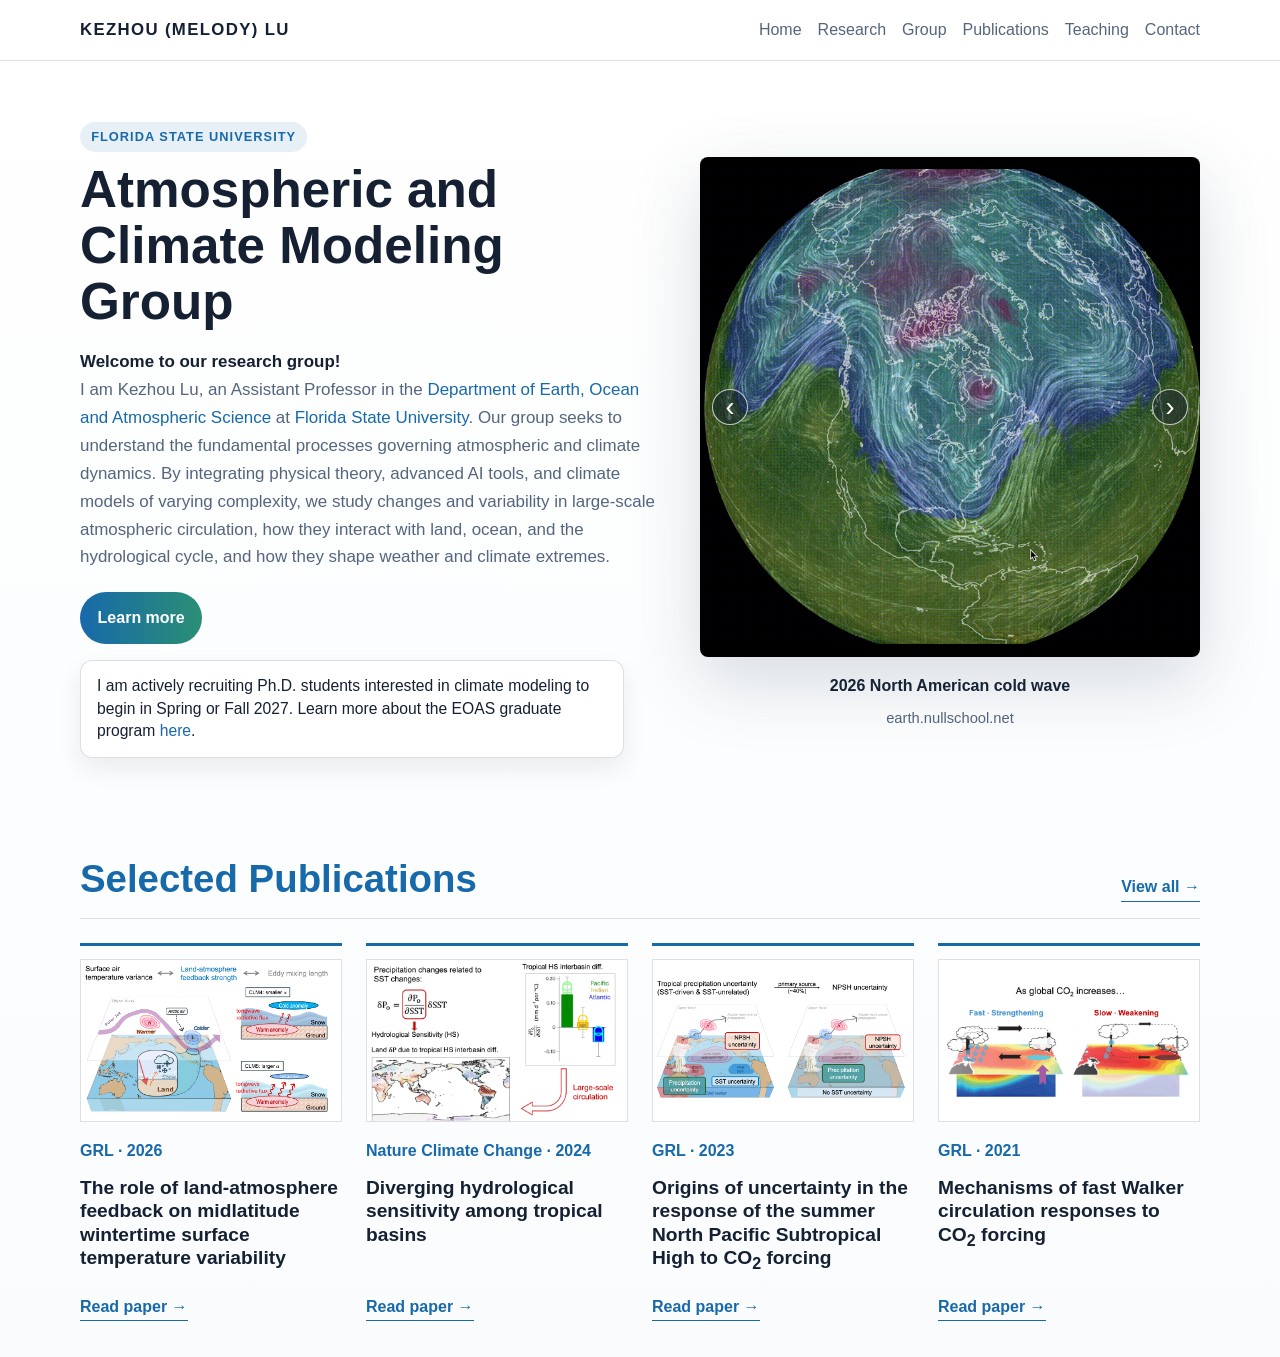
<file: index.html>
<!DOCTYPE html>
<html lang="en">
  <head>
    <meta charset="UTF-8" />
    <meta name="viewport" content="width=device-width, initial-scale=1.0" />
    <meta http-equiv="refresh" content="0; url=home/" />
    <title>Kezhou Lu</title>
    <link rel="canonical" href="home/" />
  </head>
  <body>
    <p><a href="home/">Go to Kezhou Lu website</a></p>
  </body>
</html>
</file>
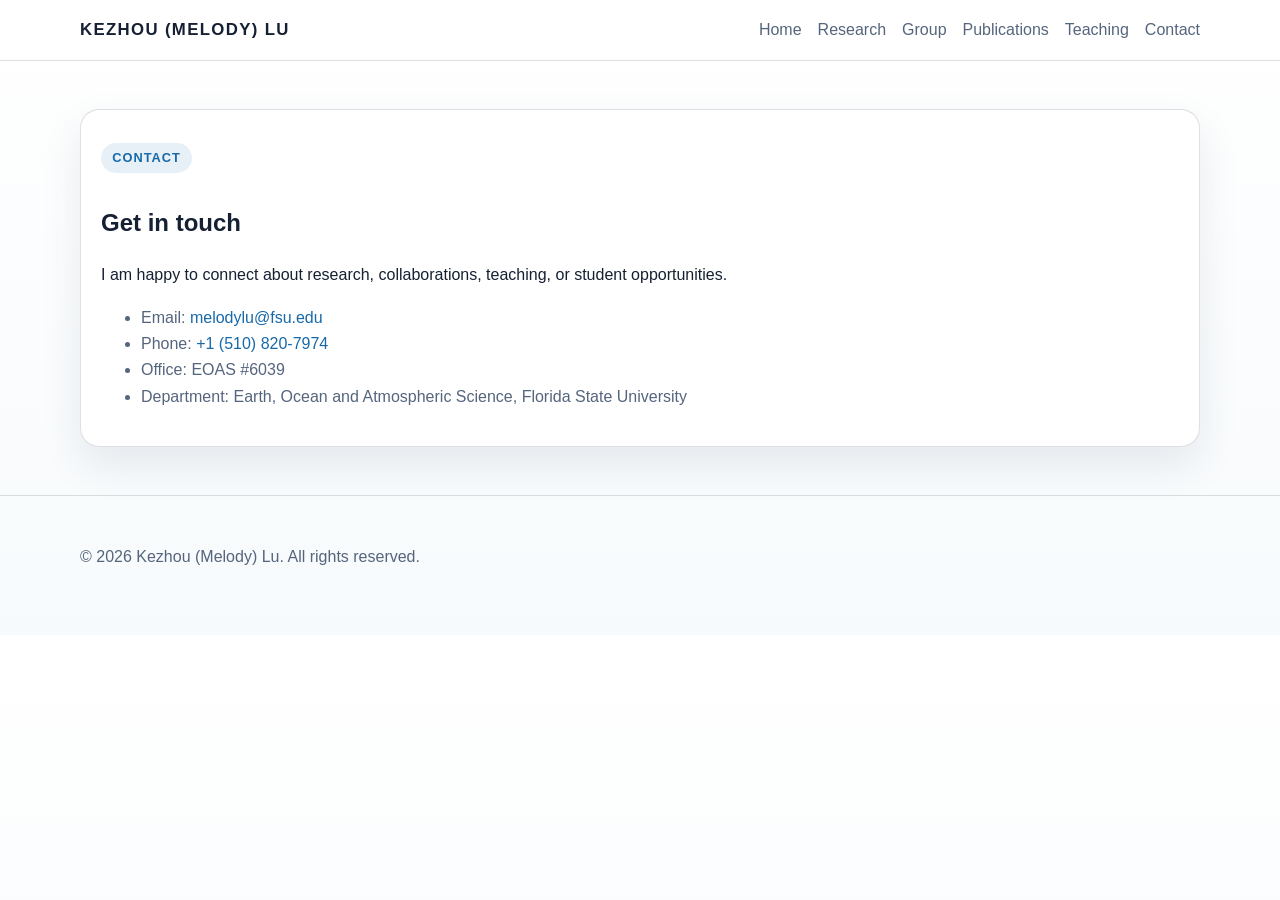
<file: contact/index.html>
<!DOCTYPE html>
<html lang="en">
  <head>
    <meta charset="UTF-8" />
    <meta name="viewport" content="width=device-width, initial-scale=1.0" />
    <meta name="description" content="Contact information for Kezhou (Melody) Lu." />
    <title>Contact | Kezhou Lu</title>
    <link rel="icon" type="image/png" href="../home/figures/Icon.png?v=20260808" />
    <link rel="stylesheet" href="../styles.css" />
  </head>
  <body>
    <header class="site-header">
      <div class="container nav">
        <a class="brand" href="../home/">Kezhou (Melody) Lu</a>
        <nav class="nav-links">
          <a href="../home/">Home</a>
          <a href="../research/">Research</a>
          <a href="../group/">Group</a>
          <a href="../publications/">Publications</a>
          <a href="../teaching/">Teaching</a>
          <a href="../contact/">Contact</a>
        </nav>
      </div>
    </header>

    <main class="page-content">
      <section class="section">
        <div class="container contact-card">
          <p class="section-tag">Contact</p>
          <h2>Get in touch</h2>
          <p>
            I am happy to connect about research, collaborations, teaching, or student opportunities.
          </p>
          <ul>
            <li>Email: <a href="mailto:melodylu@fsu.edu">melodylu@fsu.edu</a></li>
            <li>Phone: <a href="tel:+15108207974">+1 (510) 820-7974</a></li>
            <li>Office: EOAS #6039</li>
            <li>Department: Earth, Ocean and Atmospheric Science, Florida State University</li>
          </ul>
        </div>
      </section>
    </main>

    <footer class="site-footer">
      <div class="container">
        <p>© 2026 Kezhou (Melody) Lu. All rights reserved.</p>
      </div>
    </footer>
  </body>
</html>
</file>
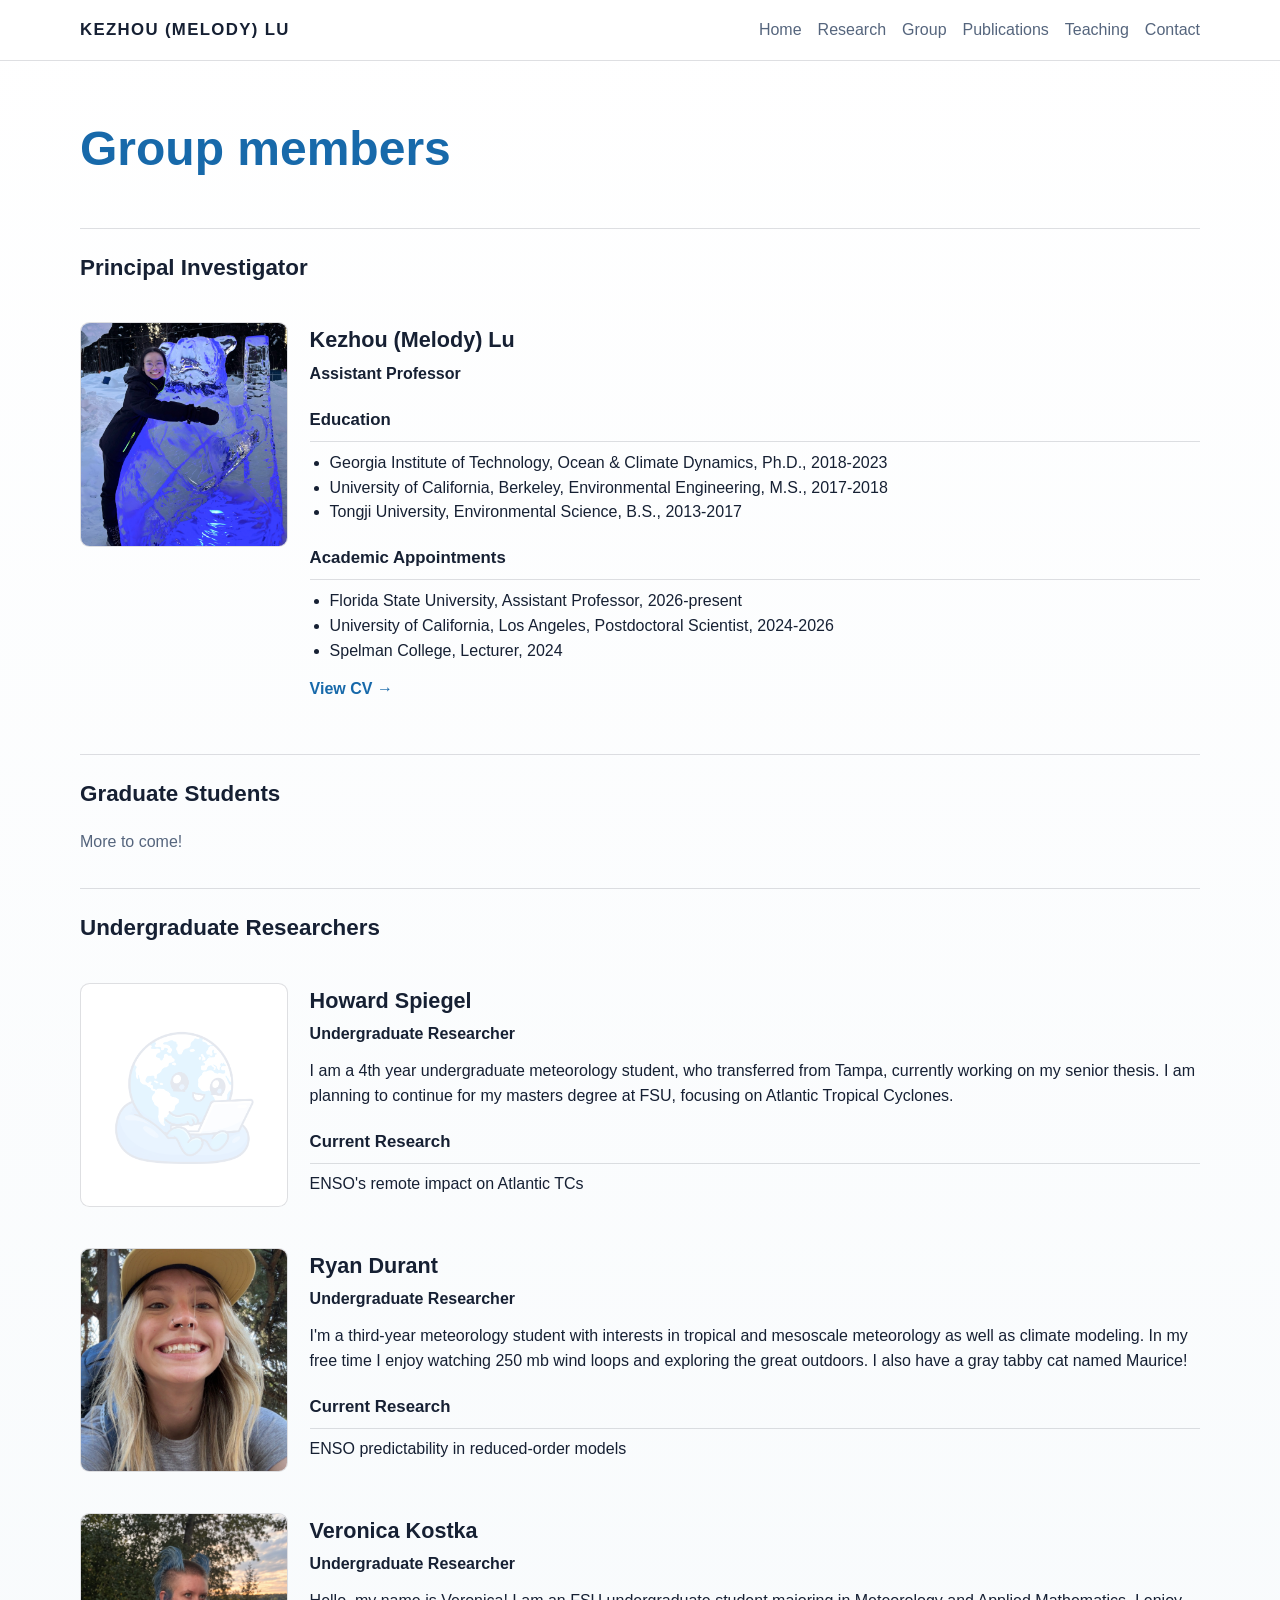
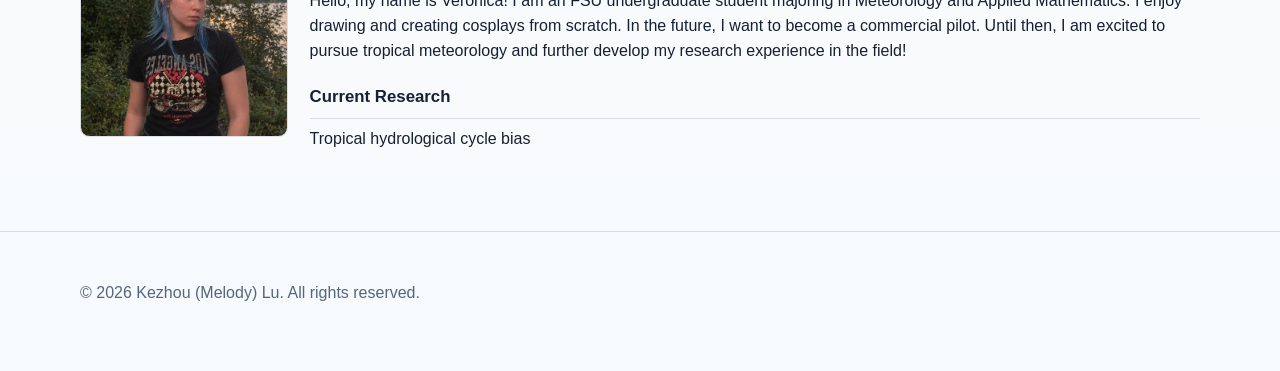
<file: group/index.html>
<!DOCTYPE html>
<html lang="en">
  <head>
    <meta charset="UTF-8" />
    <meta name="viewport" content="width=device-width, initial-scale=1.0" />
    <meta name="description" content="Group members and research vision for Kezhou (Melody) Lu's Atmospheric and Climate Modeling Group." />
    <title>Group | Kezhou Lu</title>
    <link rel="icon" type="image/png" href="../home/figures/Icon.png?v=20260808" />
    <link rel="stylesheet" href="../styles.css?v=20261003-earth90" />
  </head>
  <body>
    <header class="site-header">
      <div class="container nav">
        <a class="brand" href="../home/">Kezhou (Melody) Lu</a>
        <nav class="nav-links">
          <a href="../home/">Home</a>
          <a href="../research/">Research</a>
          <a href="../group/">Group</a>
          <a href="../publications/">Publications</a>
          <a href="../teaching/">Teaching</a>
          <a href="../contact/">Contact</a>
        </nav>
      </div>
    </header>

    <main class="page-content">
      <section class="section group-page">
        <div class="container">
          <h2>Group members</h2>

          <section class="group-category">
            <h3>Principal Investigator</h3>
            <article class="person-profile">
              <div class="person-photo-frame">
                <img src="./figures/kezhou-lu.jpg" alt="Kezhou Lu" />
              </div>
              <div class="person-bio">
                <h4>Kezhou (Melody) Lu</h4>
                <p class="person-role">Assistant Professor</p>
                <div class="person-section">
                  <h5>Education</h5>
                  <ul>
                    <li>Georgia Institute of Technology, Ocean &amp; Climate Dynamics, Ph.D., 2018-2023</li>
                    <li>University of California, Berkeley, Environmental Engineering, M.S., 2017-2018</li>
                    <li>Tongji University, Environmental Science, B.S., 2013-2017</li>
                  </ul>
                </div>
                <div class="person-section">
                  <h5>Academic Appointments</h5>
                  <ul>
                    <li>Florida State University, Assistant Professor, 2026-present</li>
                    <li>University of California, Los Angeles, Postdoctoral Scientist, 2024-2026</li>
                    <li>Spelman College, Lecturer, 2024</li>
                  </ul>
                </div>
                <a class="profile-link" href="../KezhouLu_academic_CV_2026Aug.pdf" target="_blank" rel="noreferrer">View CV &rarr;</a>
              </div>
            </article>
          </section>

          <section class="group-category">
            <h3>Graduate Students</h3>
            <p class="group-placeholder">More to come!</p>
          </section>

          <section class="group-category" id="undergraduate-researchers">
            <h3>Undergraduate Researchers</h3>
            <article class="person-profile" id="howard-spiegel">
              <div class="person-photo-frame person-photo-placeholder">
                <img src="./figures/earth-system-placeholder.png" alt="Cartoon Earth using a laptop; placeholder for Howard Spiegel's photo" loading="lazy" />
              </div>
              <div class="person-bio">
                <h4>Howard Spiegel</h4>
                <p class="person-role">Undergraduate Researcher</p>
                <p>I am a 4th year undergraduate meteorology student, who transferred from Tampa, currently working on my senior thesis. I am planning to continue for my masters degree at FSU, focusing on Atlantic Tropical Cyclones.</p>
                <div class="person-section">
                  <h5>Current Research</h5>
                  <p>ENSO's remote impact on Atlantic TCs</p>
                </div>
              </div>
            </article>
            <article class="person-profile" id="ryan-durant">
              <div class="person-photo-frame student-photo-frame">
                <img class="ryan-portrait" src="./figures/ryan-durant.jpg" alt="Ryan Durant" loading="lazy" />
              </div>
              <div class="person-bio">
                <h4>Ryan Durant</h4>
                <p class="person-role">Undergraduate Researcher</p>
                <p>I'm a third-year meteorology student with interests in tropical and mesoscale meteorology as well as climate modeling. In my free time I enjoy watching 250 mb wind loops and exploring the great outdoors. I also have a gray tabby cat named Maurice!</p>
                <div class="person-section">
                  <h5>Current Research</h5>
                  <p>ENSO predictability in reduced-order models</p>
                </div>
              </div>
            </article>
            <article class="person-profile" id="veronica-kostka">
              <div class="person-photo-frame student-photo-frame">
                <img src="./figures/veronica-kostka.png" alt="Veronica Kostka" loading="lazy" />
              </div>
              <div class="person-bio">
                <h4>Veronica Kostka</h4>
                <p class="person-role">Undergraduate Researcher</p>
                <p>Hello, my name is Veronica! I am an FSU undergraduate student majoring in Meteorology and Applied Mathematics. I enjoy drawing and creating cosplays from scratch. In the future, I want to become a commercial pilot. Until then, I am excited to pursue tropical meteorology and further develop my research experience in the field!</p>
                <div class="person-section">
                  <h5>Current Research</h5>
                  <p>Tropical hydrological cycle bias</p>
                </div>
              </div>
            </article>
          </section>
        </div>
      </section>
    </main>

    <footer class="site-footer">
      <div class="container">
        <p>© 2026 Kezhou (Melody) Lu. All rights reserved.</p>
      </div>
    </footer>
  </body>
</html>
</file>
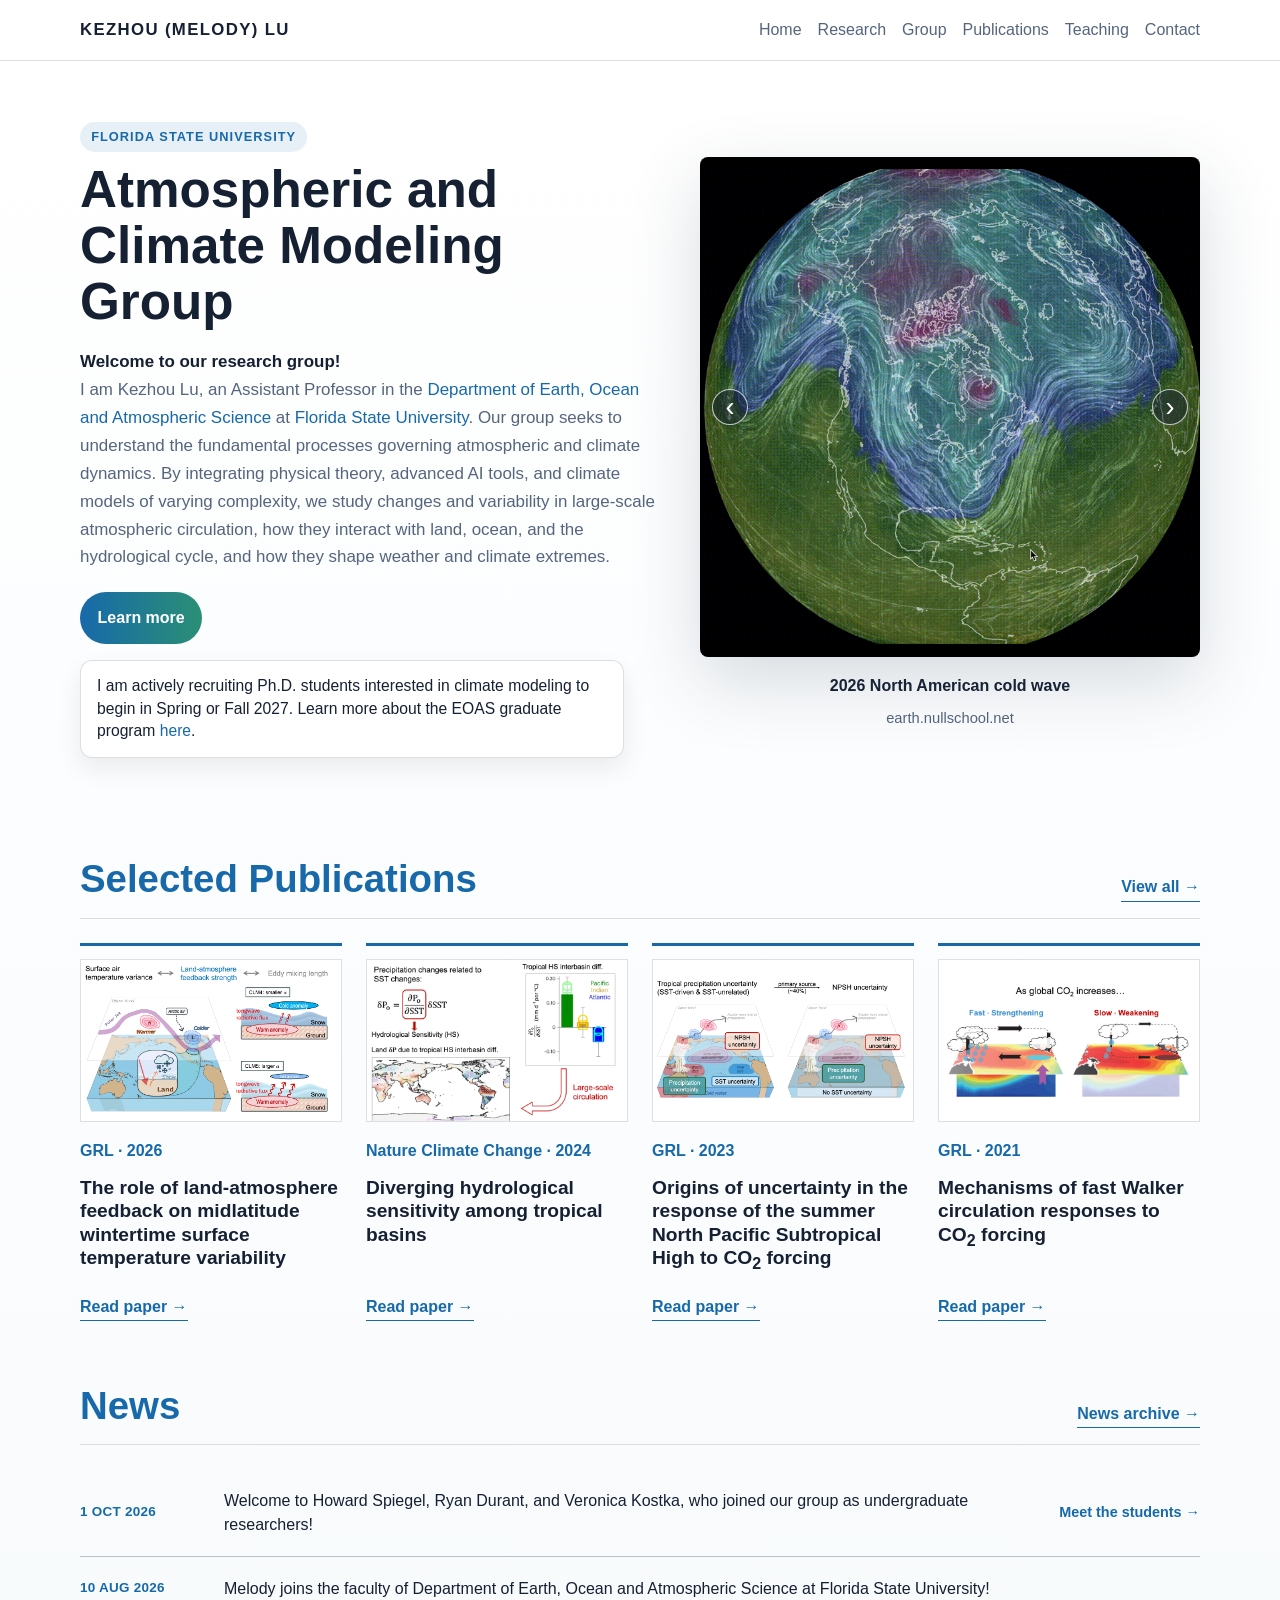
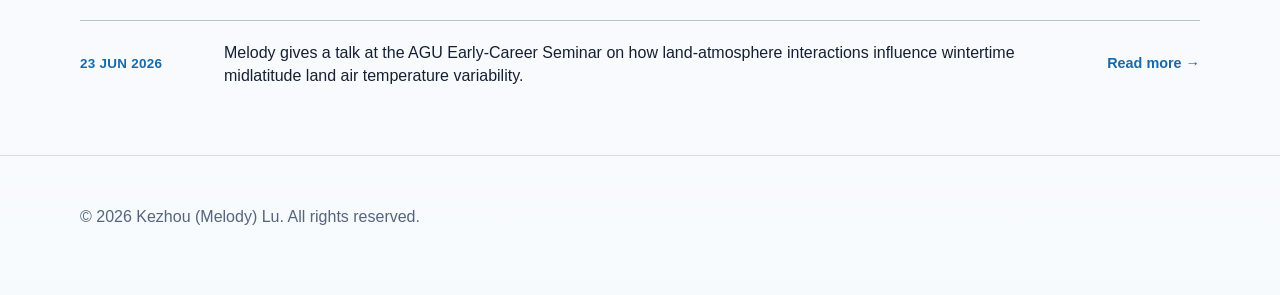
<file: home/index.html>
<!DOCTYPE html>
<html lang="en">
  <head>
    <meta charset="UTF-8" />
    <meta name="viewport" content="width=device-width, initial-scale=1.0" />
    <meta name="description" content="Kezhou (Melody) Lu, Assistant Professor at Florida State University and leader of the Atmospheric and Climate Modeling Group." />
    <title>Kezhou Lu</title>
    <link rel="icon" type="image/png" href="./figures/Icon.png?v=20260808" />
    <link rel="stylesheet" href="../styles.css?v=20261003-students" />
  </head>
  <body>
    <header class="site-header">
      <div class="container nav">
        <a class="brand" href="../home/">Kezhou (Melody) Lu</a>
        <nav class="nav-links">
          <a href="../home/">Home</a>
          <a href="../research/">Research</a>
          <a href="../group/">Group</a>
          <a href="../publications/">Publications</a>
          <a href="../teaching/">Teaching</a>
          <a href="../contact/">Contact</a>
        </nav>
      </div>
    </header>

    <main class="page-content">
      <section class="hero hero-home">
        <div class="container hero-grid">
          <div class="hero-copy">
            <p class="eyebrow">Florida State University</p>
            <h1>Atmospheric and Climate Modeling Group</h1>
            <p class="lead">
              <strong class="lead-welcome">Welcome to our research group!</strong>
              I am Kezhou Lu, an Assistant Professor in the <a href="https://www.eoas.fsu.edu/" target="_blank" rel="noreferrer">Department of Earth, Ocean and Atmospheric Science</a> at <a href="https://www.fsu.edu/" target="_blank" rel="noreferrer">Florida State University</a>. Our group seeks to understand the fundamental processes governing atmospheric and climate dynamics. By integrating physical theory, advanced AI tools, and climate models of varying complexity, we study changes and variability in large-scale atmospheric circulation, how they interact with land, ocean, and the hydrological cycle, and how they shape weather and climate extremes.
            </p>
            <div class="hero-actions">
              <a class="button primary" href="../research/">Learn more</a>
              <p class="recruitment-note">I am actively recruiting Ph.D. students interested in climate modeling to begin in Spring or Fall 2027. Learn more about the EOAS graduate program <a href="https://www.eoas.fsu.edu/grad-degrees/" target="_blank" rel="noreferrer">here</a>.</p>
            </div>
          </div>
          <figure class="hero-image">
            <div class="figure-gallery">
              <img class="home-gif" src="./figures/cold_snap.gif" alt="Cold snap animation" />
              <button class="gallery-control previous" type="button" aria-label="Previous figure">&lsaquo;</button>
              <button class="gallery-control next" type="button" aria-label="Next figure">&rsaquo;</button>
            </div>
            <figcaption class="figure-caption">
              <p class="figure-caption-title">2026 North American cold wave</p>
              <p class="figure-source">earth.nullschool.net</p>
            </figcaption>
          </figure>
        </div>
      </section>

      <section class="section selected-publications">
        <div class="container">
          <div class="section-heading">
            <h2>Selected Publications</h2>
            <a class="view-all-link" href="../publications/">View all &rarr;</a>
          </div>
          <div class="selected-publication-grid">
            <article class="selected-publication">
              <div class="publication-figure-frame">
                <img src="../publications/figures/GRL26_TempVar_v1.png" alt="Temperature variability figure for GRL 2026 publication" />
              </div>
              <p class="publication-meta">GRL &middot; 2026</p>
              <h3>The role of land-atmosphere feedback on midlatitude wintertime surface temperature variability</h3>
              <a class="publication-read-link" href="https://doi.org/10.1029/2025GL120713" target="_blank" rel="noreferrer">Read paper &rarr;</a>
            </article>
            <article class="selected-publication">
              <div class="publication-figure-frame">
                <img src="../publications/figures/NCC24.png" alt="Hydrological sensitivity figure for Nature Climate Change 2024 publication" />
              </div>
              <p class="publication-meta">Nature Climate Change &middot; 2024</p>
              <h3>Diverging hydrological sensitivity among tropical basins</h3>
              <a class="publication-read-link" href="https://doi.org/10.1038/s41558-024-01982-8" target="_blank" rel="noreferrer">Read paper &rarr;</a>
            </article>
            <article class="selected-publication">
              <div class="publication-figure-frame">
                <img src="../publications/figures/GRL23_NPSH.png" alt="North Pacific Subtropical High figure for GRL 2023 publication" />
              </div>
              <p class="publication-meta">GRL &middot; 2023</p>
              <h3>Origins of uncertainty in the response of the summer North Pacific Subtropical High to CO<sub>2</sub> forcing</h3>
              <a class="publication-read-link" href="https://doi.org/10.1029/2023GL105042" target="_blank" rel="noreferrer">Read paper &rarr;</a>
            </article>
            <article class="selected-publication">
              <div class="publication-figure-frame">
                <img src="../publications/figures/GRL21_Walker.png" alt="Walker circulation figure for GRL 2021 publication" />
              </div>
              <p class="publication-meta">GRL &middot; 2021</p>
              <h3>Mechanisms of fast Walker circulation responses to CO<sub>2</sub> forcing</h3>
              <a class="publication-read-link" href="https://doi.org/10.1029/2021GL095708" target="_blank" rel="noreferrer">Read paper &rarr;</a>
            </article>
          </div>
        </div>
      </section>

      <section class="section news-section home-news-section">
        <div class="container">
          <div class="section-heading">
            <h2>News</h2>
            <a class="view-all-link" href="../news/">News archive &rarr;</a>
          </div>
          <div class="news-list">
            <article class="news-item">
              <time datetime="2026-10-01">1 Oct 2026</time>
              <p>Welcome to Howard Spiegel, Ryan Durant, and Veronica Kostka, who joined our group as undergraduate researchers!</p>
              <a class="news-source-link" href="../group/#undergraduate-researchers">Meet the students &rarr;</a>
            </article>
            <article class="news-item">
              <time datetime="2026-08-10">10 Aug 2026</time>
              <p>Melody joins the faculty of Department of Earth, Ocean and Atmospheric Science at Florida State University!</p>
            </article>
            <article class="news-item">
              <time datetime="2026-06-23">23 Jun 2026</time>
              <p>Melody gives a talk at the AGU Early-Career Seminar on how land-atmosphere interactions influence wintertime midlatitude land air temperature variability.</p>
              <a class="news-source-link" href="https://www.agu.org/events/webinars/upcoming/2026-improving-surface-atmosphere-representation-climate-models-23june2026" target="_blank" rel="noreferrer">Read more &rarr;</a>
            </article>
          </div>
        </div>
      </section>
    </main>

    <footer class="site-footer">
      <div class="container">
        <p>© 2026 Kezhou (Melody) Lu. All rights reserved.</p>
      </div>
    </footer>

    <script>
      const homeFigures = [
        {
          src: './figures/cold_snap.gif',
          alt: 'Cold snap animation',
          title: '2026 North American cold wave',
          source: 'earth.nullschool.net',
        },
        {
          src: './figures/ET_westernUS_heatwave_20210622_1200.gif',
          alt: 'Western U.S. heatwave animation',
          title: '2021 Pacific Northwest heatwave',
          source: 'NOAA Climate.gov, URMA',
        },
        {
          src: './figures/nasa_temp_change-3.gif',
          alt: 'NASA temperature change animation',
          title: 'CMIP5 IPCC projections of temperature',
          source: 'NASA Center for Climate Simulation',
        },
        {
          src: './figures/ElNino_NOAA.gif',
          alt: 'El Nino sea surface temperature anomaly animation',
          title: 'A developing El Ni\u00f1o in 2026',
          source: 'NOAA Satellites',
        },
        {
          src: './figures/mission.png',
          alt: 'Atmospheric and Climate Modeling Group research vision',
          title: 'Vision for our research group',
          source: 'Designed with Inkscape',
          background: '#f8f7f4',
        },
      ];

      const figureGallery = document.querySelector('.figure-gallery');
      const figureImage = document.querySelector('.home-gif');
      const figureTitle = document.querySelector('.figure-caption-title');
      const figureSource = document.querySelector('.figure-source');
      const previousButton = document.querySelector('.gallery-control.previous');
      const nextButton = document.querySelector('.gallery-control.next');
      let activeFigure = 0;

      function showFigure(index) {
        activeFigure = (index + homeFigures.length) % homeFigures.length;
        const figure = homeFigures[activeFigure];

        figureImage.src = figure.src;
        figureImage.alt = figure.alt;
        figureTitle.textContent = figure.title;
        figureSource.textContent = figure.source;
        figureGallery.style.background = figure.background || '#000000';
      }

      if (homeFigures.length <= 1) {
        previousButton.hidden = true;
        nextButton.hidden = true;
      }

      previousButton.addEventListener('click', () => showFigure(activeFigure - 1));
      nextButton.addEventListener('click', () => showFigure(activeFigure + 1));
    </script>
  </body>
</html>
</file>
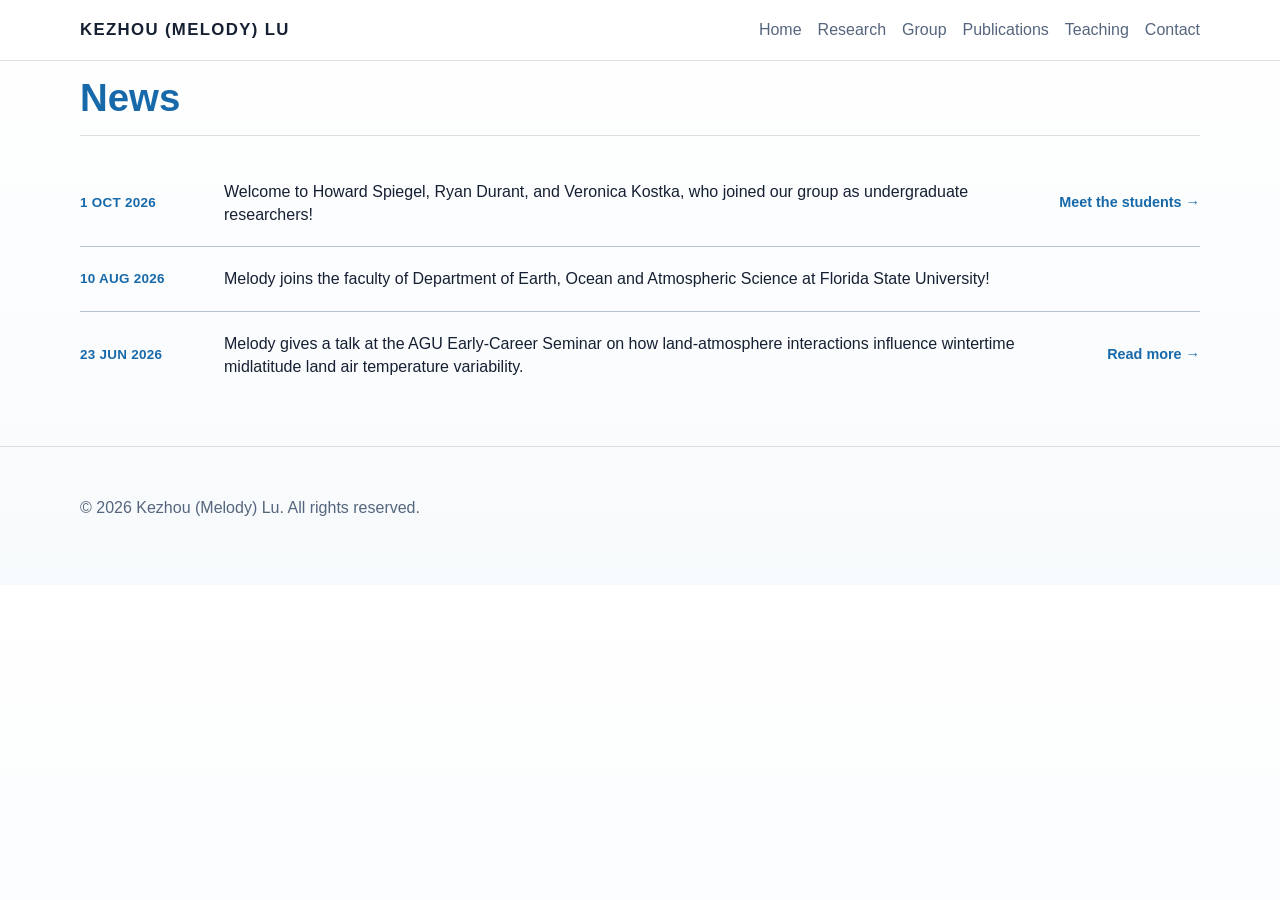
<file: news/index.html>
<!DOCTYPE html>
<html lang="en">
  <head>
    <meta charset="UTF-8" />
    <meta name="viewport" content="width=device-width, initial-scale=1.0" />
    <meta name="description" content="News from Kezhou Lu's Atmospheric and Climate Modeling Group." />
    <title>News | Kezhou Lu</title>
    <link rel="icon" type="image/png" href="../home/figures/Icon.png?v=20260808" />
    <link rel="stylesheet" href="../styles.css?v=20261003-students" />
  </head>
  <body>
    <header class="site-header">
      <div class="container nav">
        <a class="brand" href="../home/">Kezhou (Melody) Lu</a>
        <nav class="nav-links">
          <a href="../home/">Home</a>
          <a href="../research/">Research</a>
          <a href="../group/">Group</a>
          <a href="../publications/">Publications</a>
          <a href="../teaching/">Teaching</a>
          <a href="../contact/">Contact</a>
        </nav>
      </div>
    </header>

    <main class="page-content">
      <section class="section news-section">
        <div class="container">
          <div class="section-heading">
            <h2>News</h2>
          </div>
          <div class="news-list">
            <article class="news-item">
              <time datetime="2026-10-01">1 Oct 2026</time>
              <p>Welcome to Howard Spiegel, Ryan Durant, and Veronica Kostka, who joined our group as undergraduate researchers!</p>
              <a class="news-source-link" href="../group/#undergraduate-researchers">Meet the students &rarr;</a>
            </article>
            <article class="news-item">
              <time datetime="2026-08-10">10 Aug 2026</time>
              <p>Melody joins the faculty of Department of Earth, Ocean and Atmospheric Science at Florida State University!</p>
            </article>
            <article class="news-item">
              <time datetime="2026-06-23">23 Jun 2026</time>
              <p>Melody gives a talk at the AGU Early-Career Seminar on how land-atmosphere interactions influence wintertime midlatitude land air temperature variability.</p>
              <a class="news-source-link" href="https://www.agu.org/events/webinars/upcoming/2026-improving-surface-atmosphere-representation-climate-models-23june2026" target="_blank" rel="noreferrer">Read more &rarr;</a>
            </article>
          </div>
        </div>
      </section>
    </main>

    <footer class="site-footer">
      <div class="container">
        <p>© 2026 Kezhou (Melody) Lu. All rights reserved.</p>
      </div>
    </footer>
  </body>
</html>
</file>
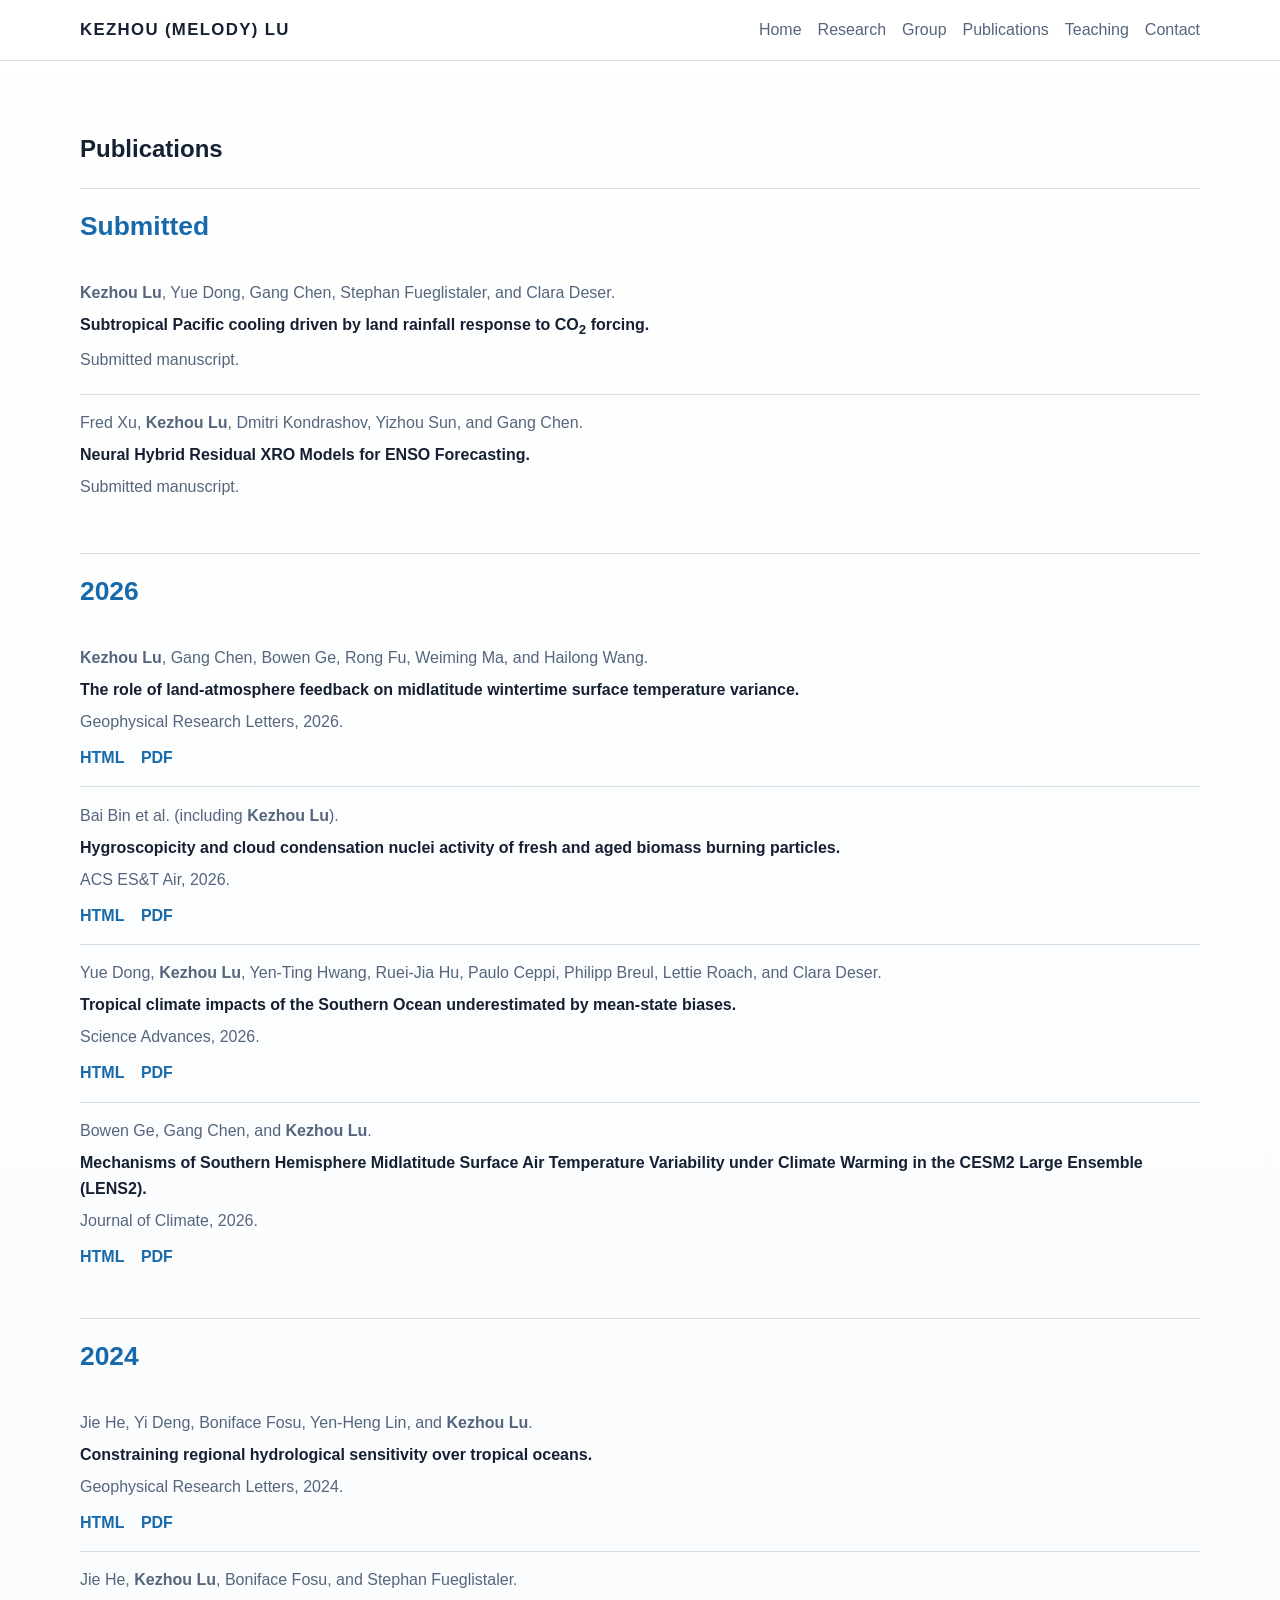
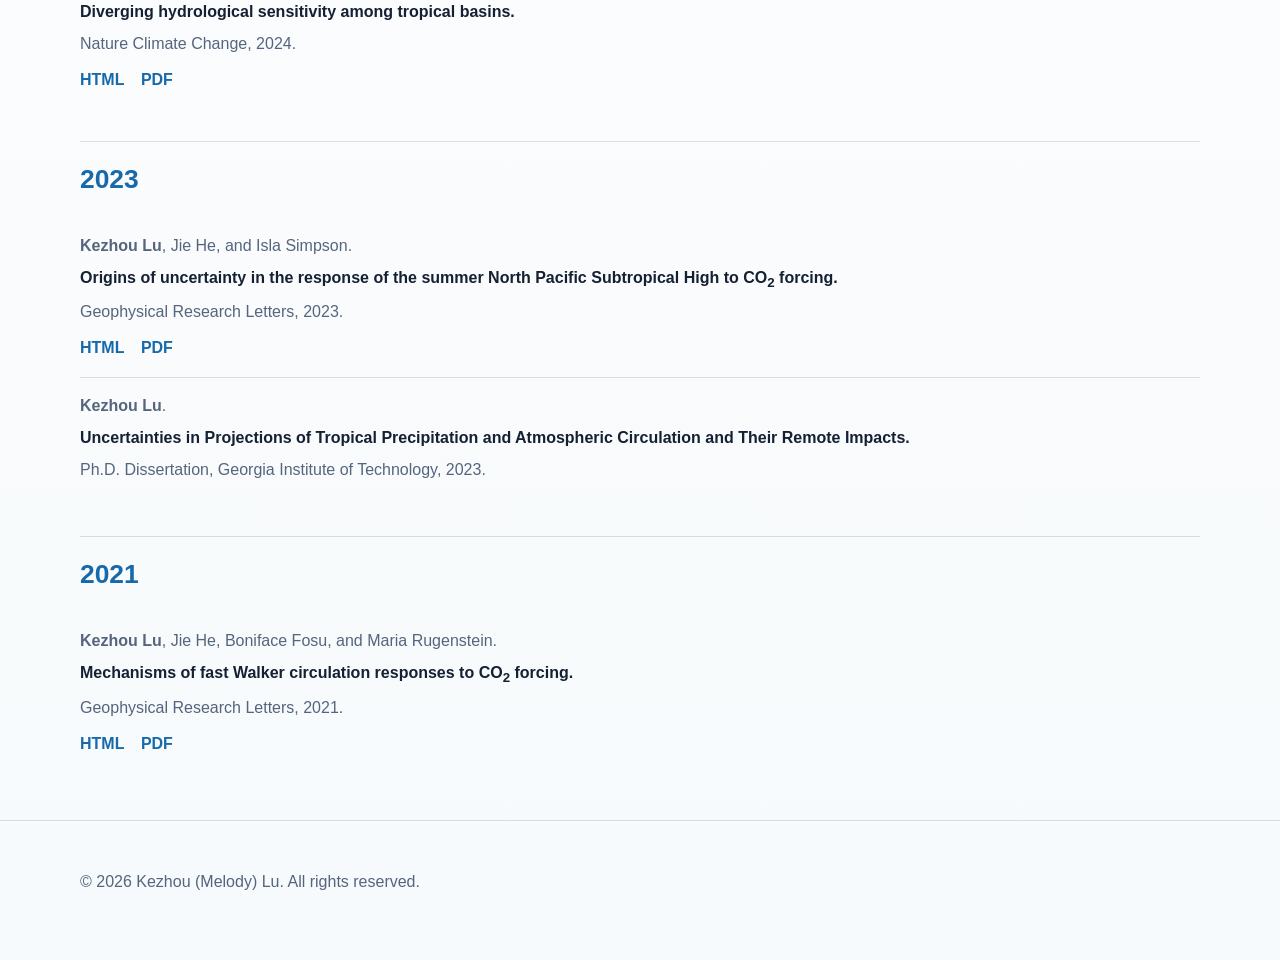
<file: publications/index.html>
<!DOCTYPE html>
<html lang="en">
  <head>
    <meta charset="UTF-8" />
    <meta name="viewport" content="width=device-width, initial-scale=1.0" />
    <meta name="description" content="Publications by Kezhou (Melody) Lu and collaborators." />
    <title>Publications | Kezhou Lu</title>
    <link rel="icon" type="image/png" href="../home/figures/Icon.png?v=20260808" />
    <link rel="stylesheet" href="../styles.css" />
  </head>
  <body>
    <header class="site-header">
      <div class="container nav">
        <a class="brand" href="../home/">Kezhou (Melody) Lu</a>
        <nav class="nav-links">
          <a href="../home/">Home</a>
          <a href="../research/">Research</a>
          <a href="../group/">Group</a>
          <a href="../publications/">Publications</a>
          <a href="../teaching/">Teaching</a>
          <a href="../contact/">Contact</a>
        </nav>
      </div>
    </header>

    <main class="page-content">
      <section class="section">
        <div class="container">
          <h2>Publications</h2>
          <div class="publication-year-list">
            <section class="publication-year">
              <h3>Submitted</h3>
              <article class="publication-entry">
                <p class="publication-authors"><strong>Kezhou Lu</strong>, Yue Dong, Gang Chen, Stephan Fueglistaler, and Clara Deser.</p>
                <p class="publication-title">Subtropical Pacific cooling driven by land rainfall response to CO<sub>2</sub> forcing.</p>
                <p class="publication-venue">Submitted manuscript.</p>
              </article>
              <article class="publication-entry">
                <p class="publication-authors">Fred Xu, <strong>Kezhou Lu</strong>, Dmitri Kondrashov, Yizhou Sun, and Gang Chen.</p>
                <p class="publication-title">Neural Hybrid Residual XRO Models for ENSO Forecasting.</p>
                <p class="publication-venue">Submitted manuscript.</p>
              </article>
            </section>

            <section class="publication-year">
              <h3>2026</h3>
              <article class="publication-entry">
                <p class="publication-authors"><strong>Kezhou Lu</strong>, Gang Chen, Bowen Ge, Rong Fu, Weiming Ma, and Hailong Wang.</p>
                <p class="publication-title">The role of land-atmosphere feedback on midlatitude wintertime surface temperature variance.</p>
                <p class="publication-venue">Geophysical Research Letters, 2026.</p>
                <a href="https://doi.org/10.1029/2025GL120713" target="_blank" rel="noreferrer">HTML</a>
                <a href="https://agupubs.onlinelibrary.wiley.com/doi/pdf/10.1029/2025GL120713" target="_blank" rel="noreferrer">PDF</a>
              </article>
              <article class="publication-entry">
                <p class="publication-authors">Bai Bin et al. (including <strong>Kezhou Lu</strong>).</p>
                <p class="publication-title">Hygroscopicity and cloud condensation nuclei activity of fresh and aged biomass burning particles.</p>
                <p class="publication-venue">ACS ES&amp;T Air, 2026.</p>
                <a href="https://doi.org/10.1021/acsestair.5c00331" target="_blank" rel="noreferrer">HTML</a>
                <a href="https://pubs.acs.org/doi/pdf/10.1021/acsestair.5c00331" target="_blank" rel="noreferrer">PDF</a>
              </article>
              <article class="publication-entry">
                <p class="publication-authors">Yue Dong, <strong>Kezhou Lu</strong>, Yen-Ting Hwang, Ruei-Jia Hu, Paulo Ceppi, Philipp Breul, Lettie Roach, and Clara Deser.</p>
                <p class="publication-title">Tropical climate impacts of the Southern Ocean underestimated by mean-state biases.</p>
                <p class="publication-venue">Science Advances, 2026.</p>
                <a href="https://www.science.org/doi/full/10.1126/sciadv.aed1936" target="_blank" rel="noreferrer">HTML</a>
                <a href="https://www.science.org/doi/pdf/10.1126/sciadv.aed1936" target="_blank" rel="noreferrer">PDF</a>
              </article>
              <article class="publication-entry">
                <p class="publication-authors">Bowen Ge, Gang Chen, and <strong>Kezhou Lu</strong>.</p>
                <p class="publication-title">Mechanisms of Southern Hemisphere Midlatitude Surface Air Temperature Variability under Climate Warming in the CESM2 Large Ensemble (LENS2).</p>
                <p class="publication-venue">Journal of Climate, 2026.</p>
                <a href="https://journals.ametsoc.org/view/journals/clim/39/13/JCLI-D-25-0435.1.xml" target="_blank" rel="noreferrer">HTML</a>
                <a href="https://journals.ametsoc.org/downloadpdf/view/journals/clim/39/13/JCLI-D-25-0435.1.pdf" target="_blank" rel="noreferrer">PDF</a>
              </article>
            </section>

            <section class="publication-year">
              <h3>2024</h3>
              <article class="publication-entry">
                <p class="publication-authors">Jie He, Yi Deng, Boniface Fosu, Yen-Heng Lin, and <strong>Kezhou Lu</strong>.</p>
                <p class="publication-title">Constraining regional hydrological sensitivity over tropical oceans.</p>
                <p class="publication-venue">Geophysical Research Letters, 2024.</p>
                <a href="https://doi.org/10.1029/2024GL109374" target="_blank" rel="noreferrer">HTML</a>
                <a href="https://agupubs.onlinelibrary.wiley.com/doi/pdf/10.1029/2024GL109374" target="_blank" rel="noreferrer">PDF</a>
              </article>
              <article class="publication-entry">
                <p class="publication-authors">Jie He, <strong>Kezhou Lu</strong>, Boniface Fosu, and Stephan Fueglistaler.</p>
                <p class="publication-title">Diverging hydrological sensitivity among tropical basins.</p>
                <p class="publication-venue">Nature Climate Change, 2024.</p>
                <a href="https://doi.org/10.1038/s41558-024-01982-8" target="_blank" rel="noreferrer">HTML</a>
                <a href="https://www.nature.com/articles/s41558-024-01982-8.pdf" target="_blank" rel="noreferrer">PDF</a>
              </article>
            </section>

            <section class="publication-year">
              <h3>2023</h3>
              <article class="publication-entry">
                <p class="publication-authors"><strong>Kezhou Lu</strong>, Jie He, and Isla Simpson.</p>
                <p class="publication-title">Origins of uncertainty in the response of the summer North Pacific Subtropical High to CO<sub>2</sub> forcing.</p>
                <p class="publication-venue">Geophysical Research Letters, 2023.</p>
                <a href="https://doi.org/10.1029/2023GL105042" target="_blank" rel="noreferrer">HTML</a>
                <a href="https://agupubs.onlinelibrary.wiley.com/doi/pdf/10.1029/2023GL105042" target="_blank" rel="noreferrer">PDF</a>
              </article>
              <article class="publication-entry">
                <p class="publication-authors"><strong>Kezhou Lu</strong>.</p>
                <p class="publication-title">Uncertainties in Projections of Tropical Precipitation and Atmospheric Circulation and Their Remote Impacts.</p>
                <p class="publication-venue">Ph.D. Dissertation, Georgia Institute of Technology, 2023.</p>
              </article>
            </section>

            <section class="publication-year">
              <h3>2021</h3>
              <article class="publication-entry">
                <p class="publication-authors"><strong>Kezhou Lu</strong>, Jie He, Boniface Fosu, and Maria Rugenstein.</p>
                <p class="publication-title">Mechanisms of fast Walker circulation responses to CO<sub>2</sub> forcing.</p>
                <p class="publication-venue">Geophysical Research Letters, 2021.</p>
                <a href="https://doi.org/10.1029/2021GL095708" target="_blank" rel="noreferrer">HTML</a>
                <a href="https://agupubs.onlinelibrary.wiley.com/doi/pdf/10.1029/2021GL095708" target="_blank" rel="noreferrer">PDF</a>
              </article>
            </section>

          </div>
        </div>
      </section>
    </main>

    <footer class="site-footer">
      <div class="container">
        <p>© 2026 Kezhou (Melody) Lu. All rights reserved.</p>
      </div>
    </footer>
  </body>
</html>
</file>
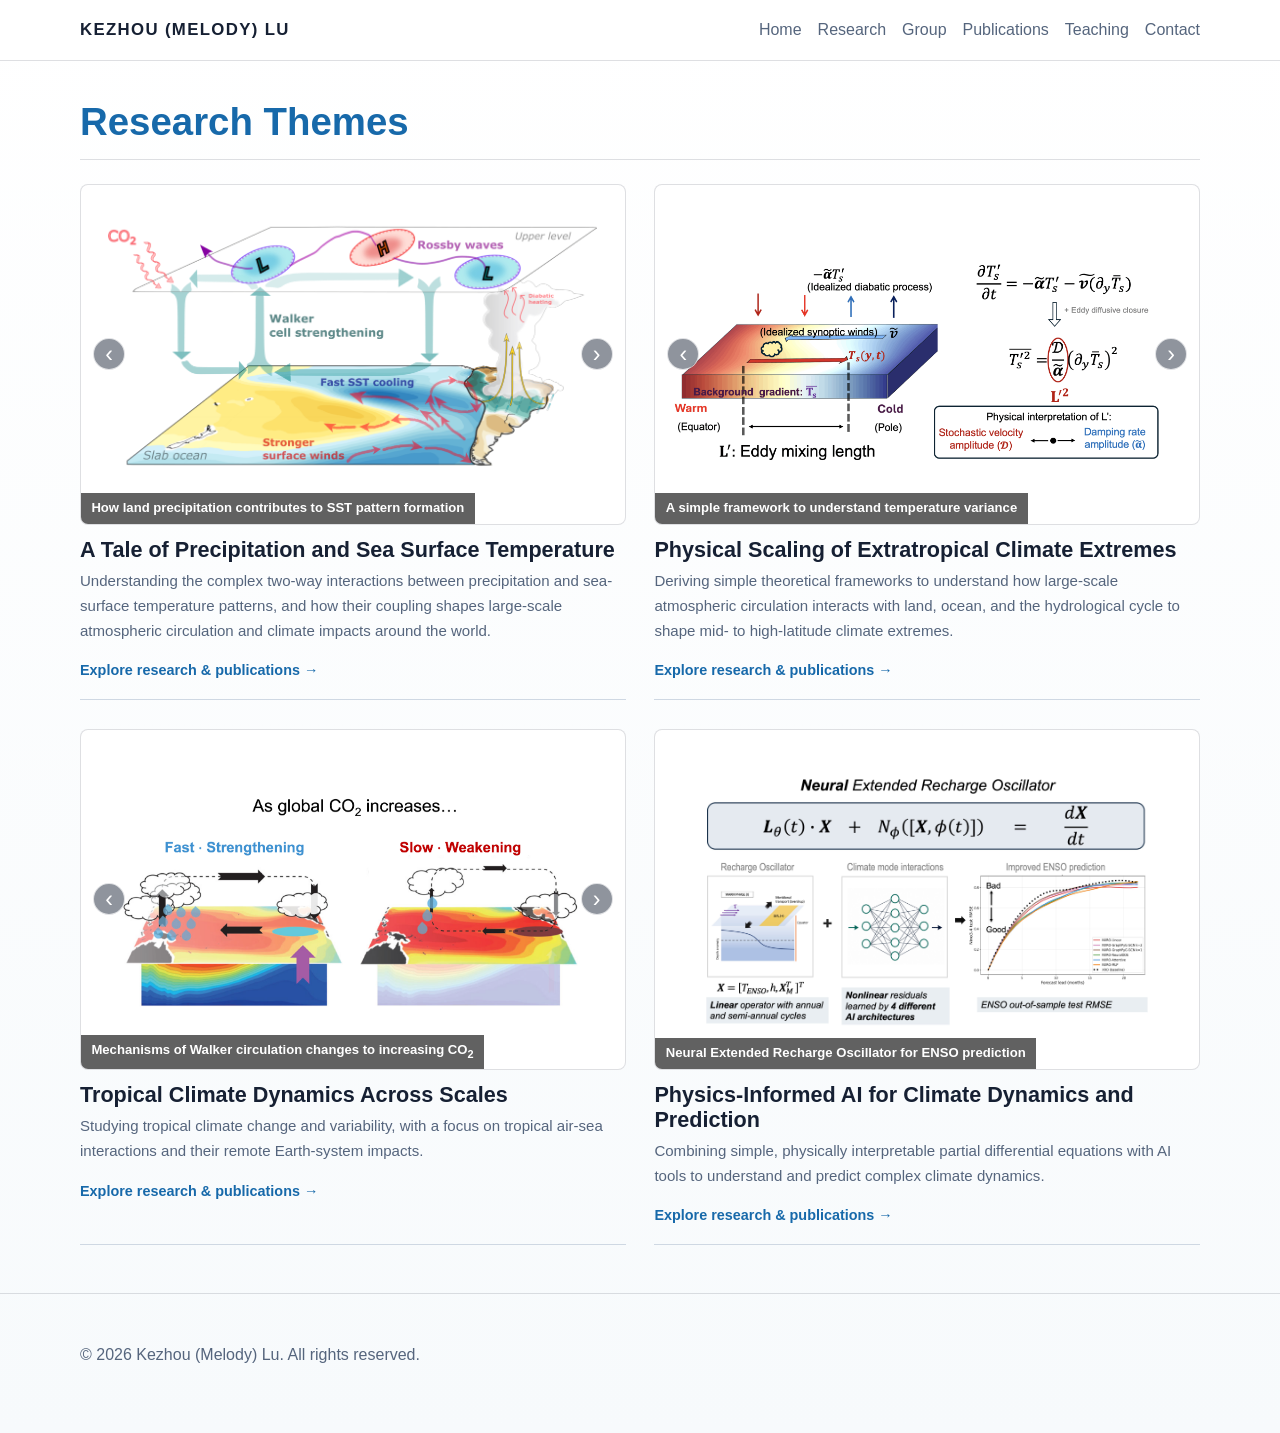
<file: research/index.html>
<!DOCTYPE html>
<html lang="en">
  <head>
    <meta charset="UTF-8" />
    <meta name="viewport" content="width=device-width, initial-scale=1.0" />
    <meta name="description" content="Research by Kezhou (Melody) Lu and the Atmospheric and Climate Modeling Group." />
    <title>Research | Kezhou Lu</title>
    <link rel="icon" type="image/png" href="../home/figures/Icon.png?v=20260808" />
    <link rel="stylesheet" href="../styles.css?v=20260810-research-card-galleries" />
  </head>
  <body>
    <header class="site-header">
      <div class="container nav">
        <a class="brand" href="../home/">Kezhou (Melody) Lu</a>
        <nav class="nav-links">
          <a href="../home/">Home</a>
          <a href="../research/">Research</a>
          <a href="../group/">Group</a>
          <a href="../publications/">Publications</a>
          <a href="../teaching/">Teaching</a>
          <a href="../contact/">Contact</a>
        </nav>
      </div>
    </header>

    <main class="page-content">
      <section class="section research-themes">
        <div class="container">
          <div class="section-heading">
            <h2>Research Themes</h2>
          </div>
          <div class="research-theme-grid">
            <a class="research-theme-card" href="./precipitation-sst/">
              <div class="research-theme-figure theme-card-gallery">
                <img class="theme-card-gallery-image" src="./figures/precipitation-sst/SA_precipt_SST.png" alt="South Atlantic precipitation and sea surface temperature response" />
                <span class="theme-card-gallery-label">How land precipitation contributes to SST pattern formation</span>
                <button class="gallery-control previous" type="button" aria-label="Previous theme figure">&lsaquo;</button>
                <button class="gallery-control next" type="button" aria-label="Next theme figure">&rsaquo;</button>
              </div>
              <h3>A Tale of Precipitation and Sea Surface Temperature</h3>
              <p>Understanding the complex two-way interactions between precipitation and sea-surface temperature patterns, and how their coupling shapes large-scale atmospheric circulation and climate impacts around the world.</p>
              <span class="theme-link">Explore research &amp; publications &rarr;</span>
            </a>
            <a class="research-theme-card" href="./land-climate-extremes/">
              <div class="research-theme-figure land-extremes-figure theme-card-gallery land-card-gallery">
                <img class="land-card-gallery-image" src="./figures/land-climate-extremes/mix-length-composite.gif" alt="Animated theoretical framework for midlatitude climate extremes" />
                <span class="theme-card-gallery-label land-card-gallery-label">A simple framework to understand temperature variance</span>
                <button class="gallery-control previous" type="button" aria-label="Previous extratropical extremes figure">&lsaquo;</button>
                <button class="gallery-control next" type="button" aria-label="Next extratropical extremes figure">&rsaquo;</button>
              </div>
              <h3>Physical Scaling of Extratropical Climate Extremes</h3>
              <p>Deriving simple theoretical frameworks to understand how large-scale atmospheric circulation interacts with land, ocean, and the hydrological cycle to shape mid- to high-latitude climate extremes.</p>
              <span class="theme-link">Explore research &amp; publications &rarr;</span>
            </a>
            <a class="research-theme-card" href="./tropical-climate-dynamics/">
              <div class="research-theme-figure theme-card-gallery tropical-card-gallery">
                <img class="tropical-card-gallery-image" src="./figures/tropical-climate-dynamics/GRL21_Walker.png" alt="Walker circulation response figure" />
                <span class="theme-card-gallery-label tropical-card-gallery-label">Mechanisms of Walker circulation changes to increasing CO<sub>2</sub></span>
                <button class="gallery-control previous" type="button" aria-label="Previous tropical climate figure">&lsaquo;</button>
                <button class="gallery-control next" type="button" aria-label="Next tropical climate figure">&rsaquo;</button>
              </div>
              <h3>Tropical Climate Dynamics Across Scales</h3>
              <p>Studying tropical climate change and variability, with a focus on tropical air-sea interactions and their remote Earth-system impacts.</p>
              <span class="theme-link">Explore research &amp; publications &rarr;</span>
            </a>
            <a class="research-theme-card" href="./neural-ode/">
              <div class="research-theme-figure theme-card-gallery">
                <img src="./figures/nerul-ode/NXRO_illustration.jpg" alt="Physics-informed AI framework for climate dynamics and prediction" />
                <span class="theme-card-gallery-label">Neural Extended Recharge Oscillator for ENSO prediction</span>
              </div>
              <h3>Physics-Informed AI for Climate Dynamics and Prediction</h3>
              <p>Combining simple, physically interpretable partial differential equations with AI tools to understand and predict complex climate dynamics.</p>
              <span class="theme-link">Explore research &amp; publications &rarr;</span>
            </a>
          </div>
        </div>
      </section>
    </main>

    <footer class="site-footer">
      <div class="container">
        <p>© 2026 Kezhou (Melody) Lu. All rights reserved.</p>
      </div>
    </footer>
    <script>
      const themeCardFigures = [
        {
          src: './figures/precipitation-sst/SA_precipt_SST.png',
          alt: 'South Atlantic precipitation and sea surface temperature response',
          label: 'How land precipitation contributes to SST pattern formation',
        },
        {
          src: './figures/precipitation-sst/HS_landPr.png',
          alt: 'Tropical basin precipitation sensitivity to sea surface temperature',
          label: 'Precipitation sensitivity to SST and its remote impact',
        },
        {
          src: './figures/precipitation-sst/NPSH_precipt_SST.png',
          alt: 'North Pacific Subtropical High precipitation and sea surface temperature response',
          label: 'Tropical origins of North Pacific subtropical high uncertainty',
        },
      ];

      const themeCardImage = document.querySelector('.theme-card-gallery-image');
      const themeCardLabel = document.querySelector('.theme-card-gallery-label');
      const themeCardPreviousButton = document.querySelector('.theme-card-gallery .gallery-control.previous');
      const themeCardNextButton = document.querySelector('.theme-card-gallery .gallery-control.next');
      let activeThemeCardFigure = 0;

      function showThemeCardFigure(index) {
        activeThemeCardFigure = (index + themeCardFigures.length) % themeCardFigures.length;
        const figure = themeCardFigures[activeThemeCardFigure];

        themeCardImage.src = figure.src;
        themeCardImage.alt = figure.alt;
        themeCardLabel.textContent = figure.label;
      }

      themeCardPreviousButton.addEventListener('click', (event) => {
        event.preventDefault();
        showThemeCardFigure(activeThemeCardFigure - 1);
      });

      themeCardNextButton.addEventListener('click', (event) => {
        event.preventDefault();
        showThemeCardFigure(activeThemeCardFigure + 1);
      });

      const landCardFigures = [
        {
          src: './figures/land-climate-extremes/mix-length-composite.gif',
          alt: 'Animated theoretical framework for midlatitude climate extremes',
          label: 'A simple framework to understand temperature variance',
        },
        {
          src: './figures/land-climate-extremes/LWA_and_Lagrangian_displacement.jpg',
          alt: 'Local wave activity and Lagrangian displacement constraints on extratropical temperature distribution',
          label: 'Dynamical Constraints on Extratropical Temperature Distribution',
        },
        {
          src: './figures/land-climate-extremes/GRL26_TempVar_v1.png',
          alt: 'Quantifying land-atmosphere contributions to wintertime midlatitude surface air temperature variability',
          label: 'Quantifying land-atmosphere contributions to wintertime midlatitude surface air temperature variability',
        },
      ];

      const landCardImage = document.querySelector('.land-card-gallery-image');
      const landCardLabel = document.querySelector('.land-card-gallery-label');
      const landCardPreviousButton = document.querySelector('.land-card-gallery .gallery-control.previous');
      const landCardNextButton = document.querySelector('.land-card-gallery .gallery-control.next');
      let activeLandCardFigure = 0;

      function showLandCardFigure(index) {
        activeLandCardFigure = (index + landCardFigures.length) % landCardFigures.length;
        const figure = landCardFigures[activeLandCardFigure];

        landCardImage.src = figure.src;
        landCardImage.alt = figure.alt;
        landCardLabel.textContent = figure.label;
      }

      landCardPreviousButton.addEventListener('click', (event) => {
        event.preventDefault();
        showLandCardFigure(activeLandCardFigure - 1);
      });

      landCardNextButton.addEventListener('click', (event) => {
        event.preventDefault();
        showLandCardFigure(activeLandCardFigure + 1);
      });

      const tropicalCardFigures = [
        {
          src: './figures/tropical-climate-dynamics/GRL21_Walker.png',
          alt: 'Walker circulation response figure',
          label: 'Mechanisms of Walker circulation changes to increasing CO2',
        },
        {
          src: './figures/tropical-climate-dynamics/SO_ITCZ.png',
          alt: 'Southern Ocean to tropical teleconnection and double ITCZ bias',
          label: 'Tropical mean-state bias weakens the Southern Ocean to tropical teleconnection (illustration generated by ChatGPT)',
        },
      ];

      const tropicalCardImage = document.querySelector('.tropical-card-gallery-image');
      const tropicalCardLabel = document.querySelector('.tropical-card-gallery-label');
      const tropicalCardPreviousButton = document.querySelector('.tropical-card-gallery .gallery-control.previous');
      const tropicalCardNextButton = document.querySelector('.tropical-card-gallery .gallery-control.next');
      let activeTropicalCardFigure = 0;

      function showTropicalCardFigure(index) {
        activeTropicalCardFigure = (index + tropicalCardFigures.length) % tropicalCardFigures.length;
        const figure = tropicalCardFigures[activeTropicalCardFigure];

        tropicalCardImage.src = figure.src;
        tropicalCardImage.alt = figure.alt;
        tropicalCardLabel.textContent = figure.label;
      }

      tropicalCardPreviousButton.addEventListener('click', (event) => {
        event.preventDefault();
        showTropicalCardFigure(activeTropicalCardFigure - 1);
      });

      tropicalCardNextButton.addEventListener('click', (event) => {
        event.preventDefault();
        showTropicalCardFigure(activeTropicalCardFigure + 1);
      });
    </script>
  </body>
</html>
</file>
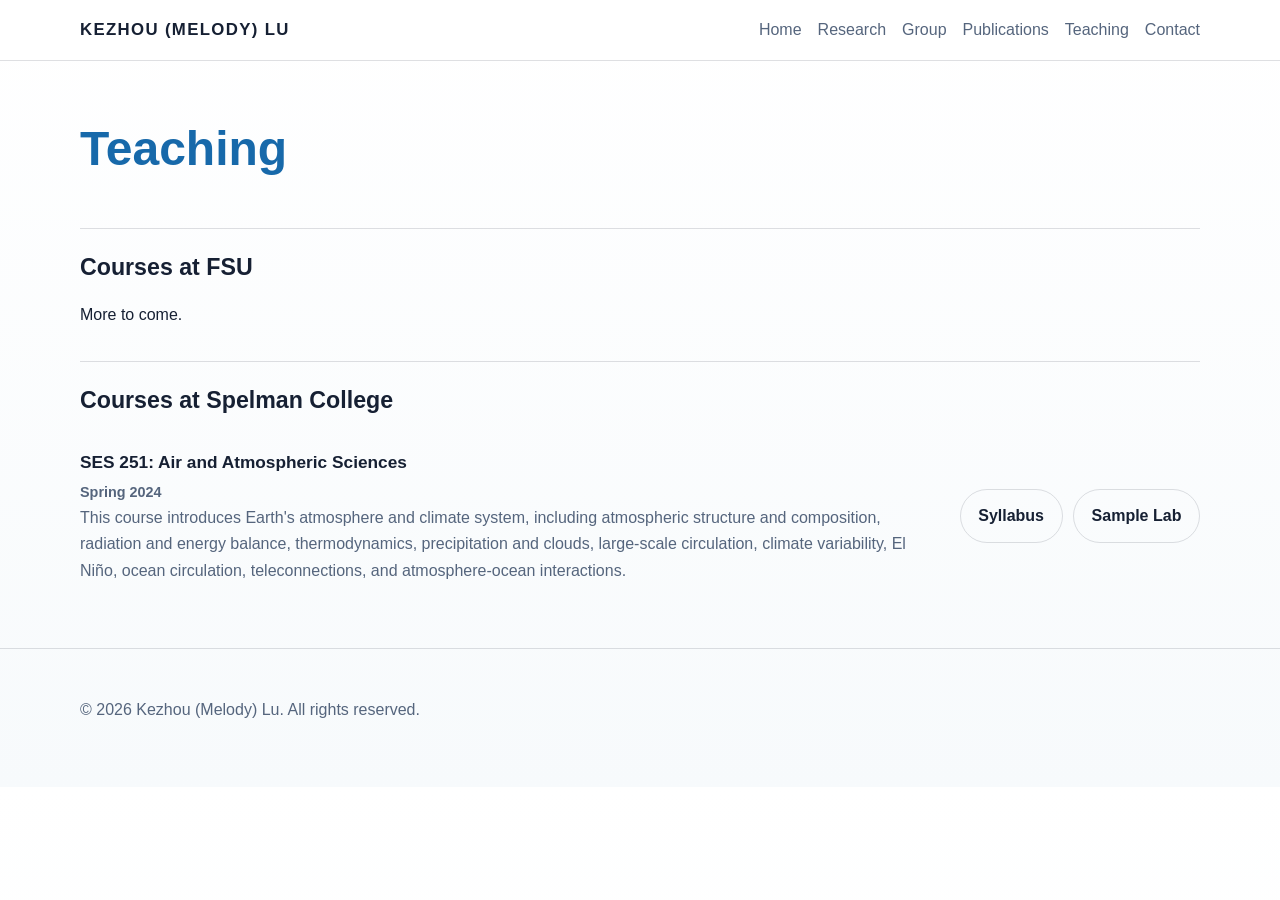
<file: teaching/index.html>
<!DOCTYPE html>
<html lang="en">
  <head>
    <meta charset="UTF-8" />
    <meta name="viewport" content="width=device-width, initial-scale=1.0" />
    <meta name="description" content="Teaching and mentorship by Kezhou (Melody) Lu." />
    <title>Teaching | Kezhou Lu</title>
    <link rel="icon" type="image/png" href="../home/figures/Icon.png?v=20260808" />
    <link rel="stylesheet" href="../styles.css" />
  </head>
  <body>
    <header class="site-header">
      <div class="container nav">
        <a class="brand" href="../home/">Kezhou (Melody) Lu</a>
        <nav class="nav-links">
          <a href="../home/">Home</a>
          <a href="../research/">Research</a>
          <a href="../group/">Group</a>
          <a href="../publications/">Publications</a>
          <a href="../teaching/">Teaching</a>
          <a href="../contact/">Contact</a>
        </nav>
      </div>
    </header>

    <main class="page-content">
      <section class="section teaching-page">
        <div class="container">
          <h2>Teaching</h2>

          <div class="teaching-block">
            <h3>Courses at FSU</h3>
            <p>More to come.</p>
          </div>

          <div class="teaching-block">
            <h3>Courses at Spelman College</h3>
            <div class="course-list">
              <article class="course-item">
                <div>
                  <h4>SES 251: Air and Atmospheric Sciences</h4>
                  <p class="course-term">Spring 2024</p>
                  <p>This course introduces Earth&apos;s atmosphere and climate system, including atmospheric structure and composition, radiation and energy balance, thermodynamics, precipitation and clouds, large-scale circulation, climate variability, El Niño, ocean circulation, teleconnections, and atmosphere-ocean interactions.</p>
                </div>
                <div class="course-actions">
                  <a class="button secondary" href="./syllabi/Syllabus_SES_251_Air_Atmosphere.pdf" target="_blank" rel="noreferrer">Syllabus</a>
                  <a class="button secondary" href="./syllabi/SES_251_Lab6.pdf" target="_blank" rel="noreferrer">Sample Lab</a>
                </div>
              </article>
            </div>
          </div>
        </div>
      </section>
    </main>

    <footer class="site-footer">
      <div class="container">
        <p>© 2026 Kezhou (Melody) Lu. All rights reserved.</p>
      </div>
    </footer>
  </body>
</html>
</file>
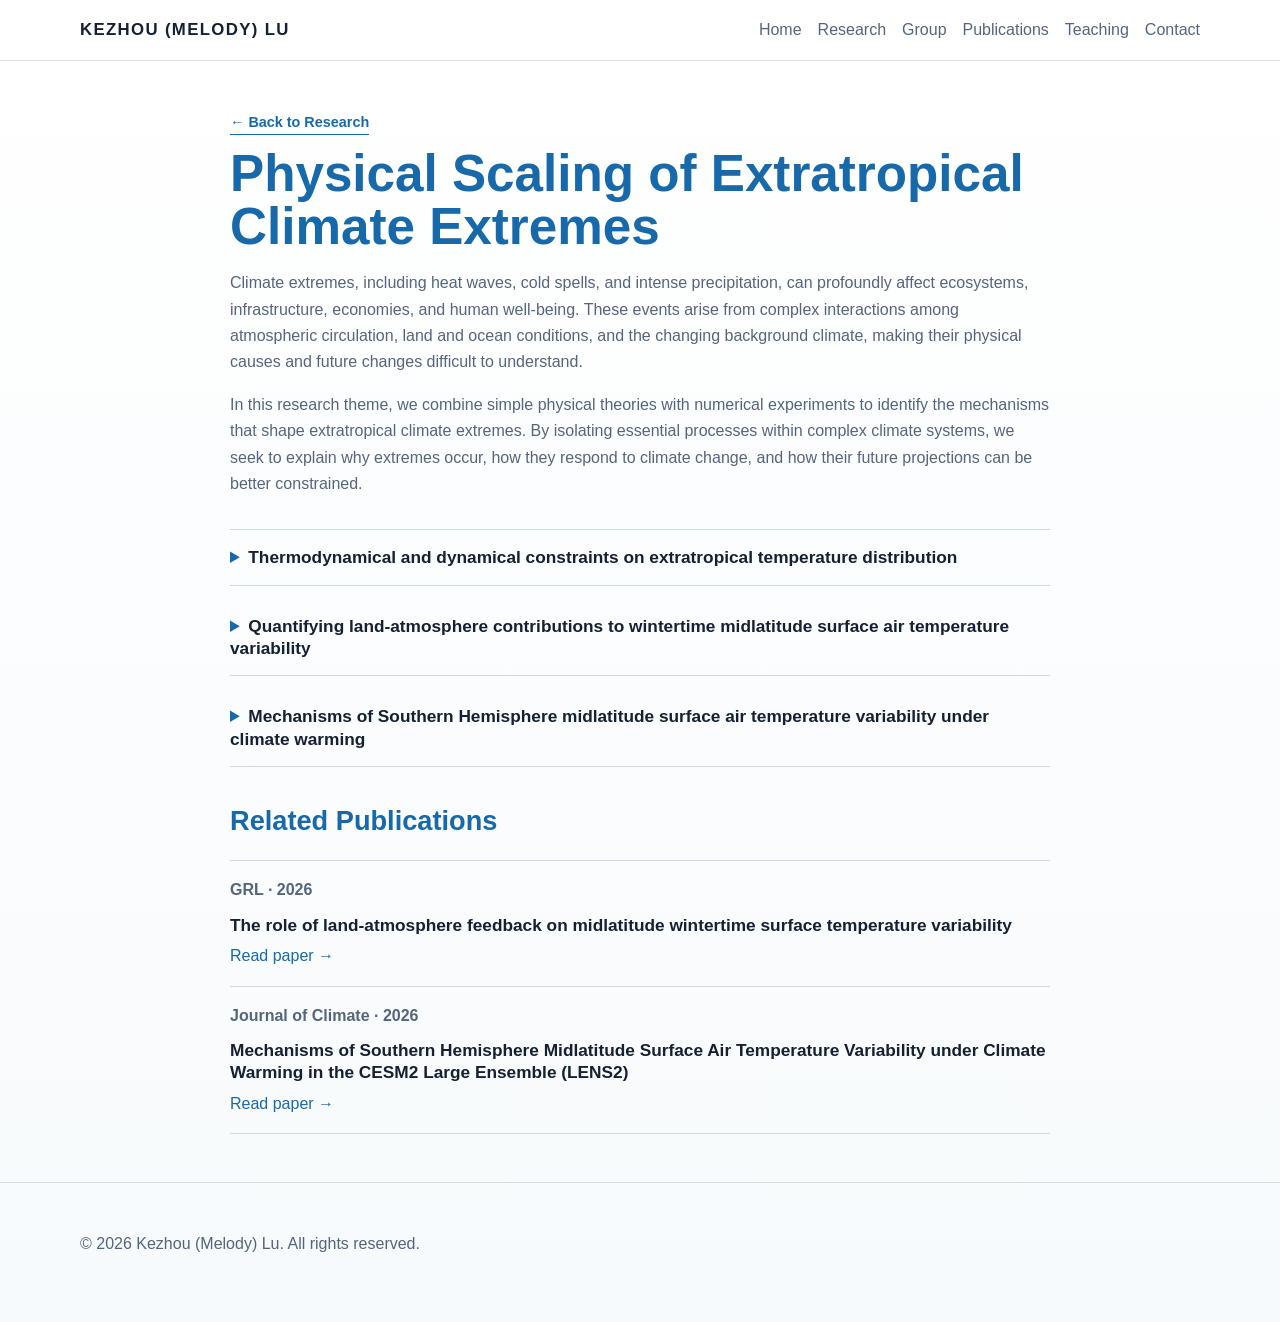
<file: research/land-climate-extremes/index.html>
<!DOCTYPE html>
<html lang="en">
  <head>
    <meta charset="UTF-8" />
    <meta name="viewport" content="width=device-width, initial-scale=1.0" />
    <meta name="description" content="Physical scaling of extratropical climate extremes research by Kezhou Lu." />
    <title>Physical Scaling of Extratropical Climate Extremes | Kezhou Lu</title>
    <link rel="icon" type="image/png" href="../../home/figures/Icon.png?v=20260808" />
    <link rel="stylesheet" href="../../styles.css?v=20260809-research" />
  </head>
  <body>
    <header class="site-header">
      <div class="container nav">
        <a class="brand" href="../../home/">Kezhou (Melody) Lu</a>
        <nav class="nav-links">
          <a href="../../home/">Home</a>
          <a href="../../research/">Research</a>
          <a href="../../group/">Group</a>
          <a href="../../publications/">Publications</a>
          <a href="../../teaching/">Teaching</a>
          <a href="../../contact/">Contact</a>
        </nav>
      </div>
    </header>

    <main class="page-content">
      <section class="section research-detail">
        <div class="container detail-container">
          <a class="back-link" href="../">&larr; Back to Research</a>
          <h1>Physical Scaling of Extratropical Climate Extremes</h1>
          <p>Climate extremes, including heat waves, cold spells, and intense precipitation, can profoundly affect ecosystems, infrastructure, economies, and human well-being. These events arise from complex interactions among atmospheric circulation, land and ocean conditions, and the changing background climate, making their physical causes and future changes difficult to understand.</p>
          <p>In this research theme, we combine simple physical theories with numerical experiments to identify the mechanisms that shape extratropical climate extremes. By isolating essential processes within complex climate systems, we seek to explain why extremes occur, how they respond to climate change, and how their future projections can be better constrained.</p>

          <section class="theme-subsections">
            <details class="theme-subsection">
              <summary>Thermodynamical and dynamical constraints on extratropical temperature distribution</summary>
              <figure class="subsection-figure">
                <img src="../figures/land-climate-extremes/LWA_and_Lagrangian_displacement.jpg" alt="Local wave activity and Lagrangian displacement constraints on extratropical temperature distribution" />
                <figcaption>Synoptic temperature variability arises from synoptic advection away from a Lagrangian-mean background temperature</figcaption>
              </figure>
              <p>Temperature extremes occur in the cold and warm tails of the temperature distribution and can have major societal and economic impacts. Because these distributions are often non-Gaussian, knowing only how the mean and variance change is not enough to explain how extremes will respond to climate warming. We therefore need a physical way to understand how the full temperature distribution is formed and how it may change.</p>
              <p>In the extratropical lower troposphere, daily temperature anomalies are strongly shaped by synoptic weather systems that move air masses northward and southward across the background temperature gradient. A warm or cold anomaly depends on both how far the air is displaced and the temperature contrast between where the air comes from and where it arrives.</p>
              <p>We develop a Lagrangian eddy-mixing framework that separates these two effects. Equivalent latitude and local finite-amplitude wave activity are used to quantify the effective meridional displacement of air masses, while the Lagrangian-mean temperature profile describes the background thermodynamic structure. Combining the displacement with this background profile allows us to reconstruct daily temperature fields and their probability distributions.</p>
              <p class="subsection-note">Currently ongoing</p>
            </details>

            <details class="theme-subsection">
              <summary>Quantifying land-atmosphere contributions to wintertime midlatitude surface air temperature variability</summary>
              <figure class="subsection-figure subsection-gallery land-atmosphere-gallery">
                <img class="land-atmosphere-gallery-image" src="../figures/land-climate-extremes/mix-length-composite.gif" alt="Animated simple framework for understanding temperature variance" />
                <figcaption class="land-atmosphere-gallery-caption">A simple framework to understand temperature variance</figcaption>
                <button class="gallery-control previous" type="button" aria-label="Previous land-atmosphere figure">&lsaquo;</button>
                <button class="gallery-control next" type="button" aria-label="Next land-atmosphere figure">&rsaquo;</button>
              </figure>
              <p>While large-scale atmospheric advection dominates synoptic temperature variability above the boundary layer (e.g., above 850 hPa), the physical processes become much more complex when interactions with land and ocean surfaces are involved.</p>
              <p>From the perspective of Lagrangian advection, temperature variance increases when atmospheric circulation moves air parcels across regions with strong background temperature gradients and allows them to travel long distances before mixing. How far these parcels travel depends on how much energy they lose through interactions with the land surface. This provides an intuitive picture of why displacement, or the mixing length, can be linked to land-atmosphere interactions.</p>
              <p>To make this idea quantitative, we use a simple one-dimensional stochastic model for near-surface temperature anomalies. In this framework, Brownian motion represents random synoptic winds, while diabatic processes are idealized as linear damping. The model links temperature variance to three basic ingredients: the background temperature gradient, the strength of stochastic advection, and the damping rate set by surface interactions.</p>
              <div class="equation-block" aria-label="Simple stochastic temperature variance framework">
                <p><span>dT<sub>s</sub>' = -&alpha;T<sub>s</sub>'dt - G&sigma;dW<sub>t</sub></span></p>
                <p><span>G = &part;<sub>y</sub><span class="overline">&theta;</span><sub>s</sub></span></p>
                <p><span><span class="overline">T<sub>s</sub>'<sup>2</sup></span> = (&sigma;<sup>2</sup> / 2&alpha;)G<sup>2</sup> = (D / &alpha;)G<sup>2</sup></span></p>
                <p><span>&ell;<sub>m</sub><sup>2</sup> = D / &alpha;</span></p>
              </div>
              <p>Here, &alpha; is the damping rate, &sigma; measures the amplitude of stochastic synoptic winds, D = &sigma;<sup>2</sup> / 2 is the effective diffusivity, and &ell;<sub>m</sub> is the mixing length. A larger mixing length means that air parcels can travel farther across the background temperature gradient before being damped, increasing near-surface temperature variance.</p>
              <p>We then extend this idealized picture to a more realistic atmosphere using a column-integrated moist static energy framework. By considering the covariance budget between moist static energy and near-surface temperature, the same physical balance can be written in a form that links temperature variance to energetic forcing and damping. Details are given in the related publication, but the resulting scaling has a similar structure:</p>
              <div class="equation-block" aria-label="Moist static energy scaling for mixing length">
                <p><span>&ell;<sub>m</sub><sup>2</sup> = &epsilon;C<sub>a</sub>D / &alpha;</span></p>
              </div>
              <p>Here, &epsilon;C<sub>a</sub>D represents the effective energetic source of temperature variance, while &alpha; measures the sensitivity between near-surface temperature and energetic fluxes. In this more realistic framework, the mixing length is still controlled by a competition between processes that generate temperature variance and processes that damp it through land-atmosphere exchange.</p>
              <p>We test this framework in climate models and find that changes in &alpha; strongly influence temperature variance. In the Community Earth System Model, different versions of the Community Land Model, CLM4 and CLM5, simulate different values of &alpha;, motivating experiments that isolate the role of land-atmosphere coupling.</p>
              <p>We use CLM4 experiments to perturb land-surface coupling and NudUV experiments to constrain large-scale horizontal winds. The NudUV experiments show that changing large-scale synoptic circulation alone produces only modest changes in temperature variance. In contrast, the CLM4 experiments produce a smaller &alpha;, which increases the mixing length and leads to larger temperature variance.</p>
              <p class="subsection-note"><a href="https://doi.org/10.1029/2025GL120713" target="_blank" rel="noreferrer">Geophysical Research Letters, 2026 &rarr;</a></p>
            </details>

            <details class="theme-subsection">
              <summary>Mechanisms of Southern Hemisphere midlatitude surface air temperature variability under climate warming</summary>
              <figure class="subsection-figure subsection-gallery southern-hemisphere-gallery">
                <img class="southern-hemisphere-gallery-image" src="../figures/land-climate-extremes/SouthernHemisphere_DJF.jpg" alt="Southern Hemisphere midlatitude surface air temperature variability changes during austral summer" />
                <figcaption class="southern-hemisphere-gallery-caption">Contributions to projected future changes in near-surface temperature variance in DJF.</figcaption>
                <button class="gallery-control previous" type="button" aria-label="Previous Southern Hemisphere figure">&lsaquo;</button>
                <button class="gallery-control next" type="button" aria-label="Next Southern Hemisphere figure">&rsaquo;</button>
              </figure>
              <p>Building on the framework above, this study applies the same physical scaling idea to Southern Hemisphere midlatitude temperature variability over the ocean, where the effect of evaporation becomes especially important.</p>
              <p>Unlike over land, where evaporation can be limited by soil moisture and vegetation, evaporation over the ocean is more directly related to surface saturation humidity, whose temperature dependence follows the Clausius-Clapeyron relation. As a result, we can explicitly quantify how latent heat flux covaries with near-surface temperature and temperature variance as follows:</p>
              <div class="equation-block" aria-label="Latent heat flux covariance with temperature variance">
                <p><span><span class="overline">L T<sub>b</sub>' E'</span> = -&alpha;<sub>m</sub>L&gamma;H<span class="overline">T<sub>b</sub>'<sup>2</sup></span></span></p>
              </div>
              <p>Here, &alpha;<sub>m</sub> represents evaporative damping, L is latent heat, &gamma; describes the temperature sensitivity of saturation specific humidity, and H is the climatological relative humidity.</p>
              <p>Using the Community Earth System Model version 2 Large Ensemble, we examine how subseasonal surface air temperature variance changes under climate warming. The simulations show that temperature variance intensifies and shifts poleward over the South Pacific and South Atlantic Oceans during austral summer. During austral winter, variance increases over the Indian and South Pacific Oceans but weakens in subpolar regions.</p>
              <p>The scaling framework relates these changes to near-surface horizontal advection and the net energetic forcing of the atmospheric column. Estimated changes from this framework closely match the simulated responses, showing that stronger dry static energy and moist static energy gradients outweigh the damping effects of changes in diffusivity and evaporative cooling. These results provide a physical explanation for Southern Hemisphere midlatitude temperature-variance changes under warming and highlight the roles of energetic and moisture constraints.</p>
              <p class="subsection-note"><a href="https://journals.ametsoc.org/view/journals/clim/39/13/JCLI-D-25-0435.1.xml" target="_blank" rel="noreferrer">Journal of Climate, 2026 &rarr;</a></p>
            </details>
          </section>

          <section class="related-publications">
            <h2>Related Publications</h2>
            <article class="related-publication">
              <p class="publication-meta">GRL &middot; 2026</p>
              <h3>The role of land-atmosphere feedback on midlatitude wintertime surface temperature variability</h3>
              <a href="https://doi.org/10.1029/2025GL120713" target="_blank" rel="noreferrer">Read paper &rarr;</a>
            </article>
            <article class="related-publication">
              <p class="publication-meta">Journal of Climate &middot; 2026</p>
              <h3>Mechanisms of Southern Hemisphere Midlatitude Surface Air Temperature Variability under Climate Warming in the CESM2 Large Ensemble (LENS2)</h3>
              <a href="https://journals.ametsoc.org/view/journals/clim/39/13/JCLI-D-25-0435.1.xml" target="_blank" rel="noreferrer">Read paper &rarr;</a>
            </article>
          </section>
        </div>
      </section>
    </main>

    <footer class="site-footer">
      <div class="container">
        <p>© 2026 Kezhou (Melody) Lu. All rights reserved.</p>
      </div>
    </footer>
    <script>
      const landAtmosphereFigures = [
        {
          src: '../figures/land-climate-extremes/mix-length-composite.gif',
          alt: 'Animated simple framework for understanding temperature variance',
          caption: 'A simple framework to understand temperature variance',
        },
        {
          src: '../figures/land-climate-extremes/MSE_framework.png',
          alt: 'Moist static energy framework for near-surface temperature variance',
          caption: 'Stochastic perspective of temperature variability vs. the variance budget of column-integrated atmospheric energy',
        },
        {
          src: '../figures/land-climate-extremes/GRL26_TempVar_v1.png',
          alt: 'Quantifying land-atmosphere contributions to wintertime midlatitude surface air temperature variability',
          caption: 'Quantifying land-atmosphere contributions to wintertime midlatitude surface air temperature variability',
        },
        {
          src: '../figures/land-climate-extremes/experiment_land-mixing-length.jpg',
          alt: 'Land-atmosphere feedback modulates changes in mixing length',
          caption: 'Land-atmosphere feedback modulates changes in mixing length',
        },
      ];

      const landAtmosphereImage = document.querySelector('.land-atmosphere-gallery-image');
      const landAtmosphereCaption = document.querySelector('.land-atmosphere-gallery-caption');
      const landAtmospherePreviousButton = document.querySelector('.land-atmosphere-gallery .gallery-control.previous');
      const landAtmosphereNextButton = document.querySelector('.land-atmosphere-gallery .gallery-control.next');
      let activeLandAtmosphereFigure = 0;

      function showLandAtmosphereFigure(index) {
        activeLandAtmosphereFigure = (index + landAtmosphereFigures.length) % landAtmosphereFigures.length;
        const figure = landAtmosphereFigures[activeLandAtmosphereFigure];

        landAtmosphereImage.src = figure.src;
        landAtmosphereImage.alt = figure.alt;
        landAtmosphereCaption.textContent = figure.caption;
      }

      landAtmospherePreviousButton.addEventListener('click', (event) => {
        event.preventDefault();
        showLandAtmosphereFigure(activeLandAtmosphereFigure - 1);
      });

      landAtmosphereNextButton.addEventListener('click', (event) => {
        event.preventDefault();
        showLandAtmosphereFigure(activeLandAtmosphereFigure + 1);
      });

      const southernHemisphereFigures = [
        {
          src: '../figures/land-climate-extremes/SouthernHemisphere_DJF.jpg',
          alt: 'Southern Hemisphere midlatitude surface air temperature variability changes during austral summer',
          caption: 'Contributions to projected future changes in near-surface temperature variance in DJF.',
        },
        {
          src: '../figures/land-climate-extremes/SouthernHemisphere_JJA.jpg',
          alt: 'Southern Hemisphere midlatitude surface air temperature variability changes during austral winter',
          caption: 'Contributions to projected future changes in near-surface temperature variance in JJA.',
        },
      ];

      const southernHemisphereImage = document.querySelector('.southern-hemisphere-gallery-image');
      const southernHemisphereCaption = document.querySelector('.southern-hemisphere-gallery-caption');
      const southernHemispherePreviousButton = document.querySelector('.southern-hemisphere-gallery .gallery-control.previous');
      const southernHemisphereNextButton = document.querySelector('.southern-hemisphere-gallery .gallery-control.next');
      let activeSouthernHemisphereFigure = 0;

      function showSouthernHemisphereFigure(index) {
        activeSouthernHemisphereFigure = (index + southernHemisphereFigures.length) % southernHemisphereFigures.length;
        const figure = southernHemisphereFigures[activeSouthernHemisphereFigure];

        southernHemisphereImage.src = figure.src;
        southernHemisphereImage.alt = figure.alt;
        southernHemisphereCaption.textContent = figure.caption;
      }

      southernHemispherePreviousButton.addEventListener('click', (event) => {
        event.preventDefault();
        showSouthernHemisphereFigure(activeSouthernHemisphereFigure - 1);
      });

      southernHemisphereNextButton.addEventListener('click', (event) => {
        event.preventDefault();
        showSouthernHemisphereFigure(activeSouthernHemisphereFigure + 1);
      });
    </script>
  </body>
</html>
</file>
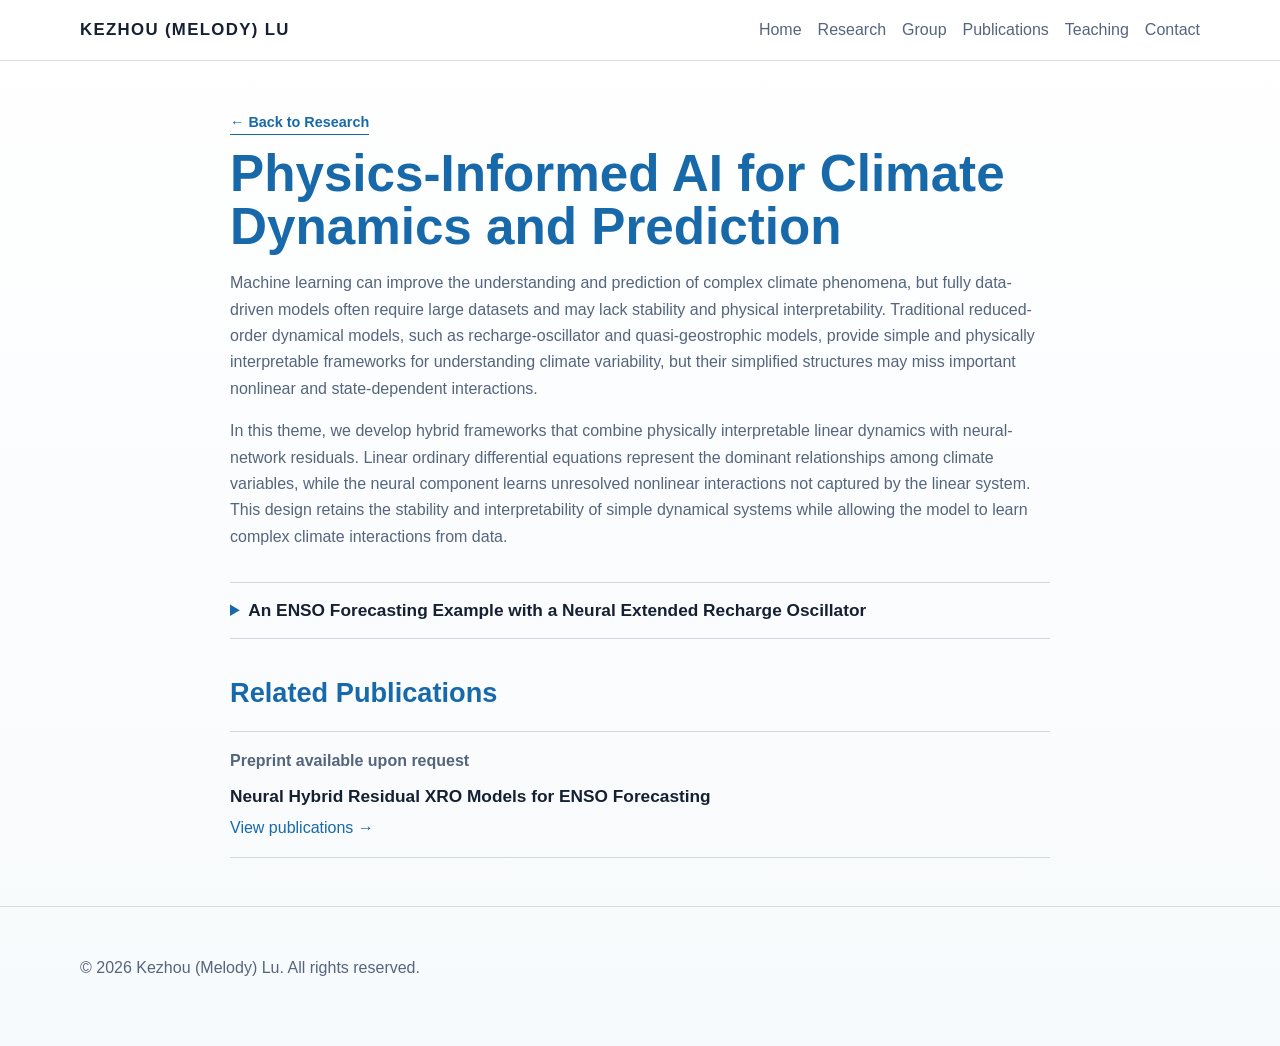
<file: research/neural-ode/index.html>
<!DOCTYPE html>
<html lang="en">
  <head>
    <meta charset="UTF-8" />
    <meta name="viewport" content="width=device-width, initial-scale=1.0" />
    <meta name="description" content="Physics-informed AI for climate dynamics and prediction research by Kezhou Lu." />
    <title>Physics-Informed AI for Climate Dynamics and Prediction | Kezhou Lu</title>
    <link rel="icon" type="image/png" href="../../home/figures/Icon.png?v=20260808" />
    <link rel="stylesheet" href="../../styles.css?v=20260809-research" />
  </head>
  <body>
    <header class="site-header">
      <div class="container nav">
        <a class="brand" href="../../home/">Kezhou (Melody) Lu</a>
        <nav class="nav-links">
          <a href="../../home/">Home</a>
          <a href="../../research/">Research</a>
          <a href="../../group/">Group</a>
          <a href="../../publications/">Publications</a>
          <a href="../../teaching/">Teaching</a>
          <a href="../../contact/">Contact</a>
        </nav>
      </div>
    </header>

    <main class="page-content">
      <section class="section research-detail">
        <div class="container detail-container">
          <a class="back-link" href="../">&larr; Back to Research</a>
          <h1>Physics-Informed AI for Climate Dynamics and Prediction</h1>
          <p>Machine learning can improve the understanding and prediction of complex climate phenomena, but fully data-driven models often require large datasets and may lack stability and physical interpretability. Traditional reduced-order dynamical models, such as recharge-oscillator and quasi-geostrophic models, provide simple and physically interpretable frameworks for understanding climate variability, but their simplified structures may miss important nonlinear and state-dependent interactions.</p>
          <p>In this theme, we develop hybrid frameworks that combine physically interpretable linear dynamics with neural-network residuals. Linear ordinary differential equations represent the dominant relationships among climate variables, while the neural component learns unresolved nonlinear interactions not captured by the linear system. This design retains the stability and interpretability of simple dynamical systems while allowing the model to learn complex climate interactions from data.</p>
          <section class="theme-subsections">
            <details class="theme-subsection">
              <summary>An ENSO Forecasting Example with a Neural Extended Recharge Oscillator</summary>
              <figure class="subsection-figure">
                <img src="../figures/nerul-ode/NXRO_illustration.jpg" alt="Neural extended recharge oscillator framework for ENSO forecasting" />
                <figcaption>Neural extended recharge oscillator framework for ENSO forecasting.</figcaption>
              </figure>
              <p>We demonstrate this framework using El Niño-Southern Oscillation (ENSO) forecasting as an example. Skillful ENSO prediction requires representing interactions between ENSO and other ocean basins, but these teleconnections are nonlinear and complex.</p>
              <p>Building on the physics-based Extended Recharge Oscillator (XRO), we retain the linear recharge-oscillator dynamics that represent the coupled evolution of ENSO sea surface temperature (SST) and upper-ocean heat content. A neural residual component then learns nonlinear cross-basin interactions that are not captured by the linear system.</p>
              <p>When trained on the limited observational record, the hybrid model improves ENSO forecast skill relative to the XRO baseline, including a 13.2% reduction in RMSE. The small hybrid model also enables real-time ENSO forecasting. Alongside the CCSR/IRI prediction plume, it predicts a strong 2026 El Niño, with a JJA Niño-3.4 anomaly of +1.57 °C and substantially greater warming later in the year.</p>
              <p class="subsection-note">Currently ongoing</p>
            </details>
          </section>

          <section class="related-publications">
            <h2>Related Publications</h2>
            <article class="related-publication">
              <p class="publication-meta">Preprint available upon request</p>
              <h3>Neural Hybrid Residual XRO Models for ENSO Forecasting</h3>
              <a href="../../publications/">View publications &rarr;</a>
            </article>
          </section>
        </div>
      </section>
    </main>

    <footer class="site-footer">
      <div class="container">
        <p>© 2026 Kezhou (Melody) Lu. All rights reserved.</p>
      </div>
    </footer>
  </body>
</html>
</file>
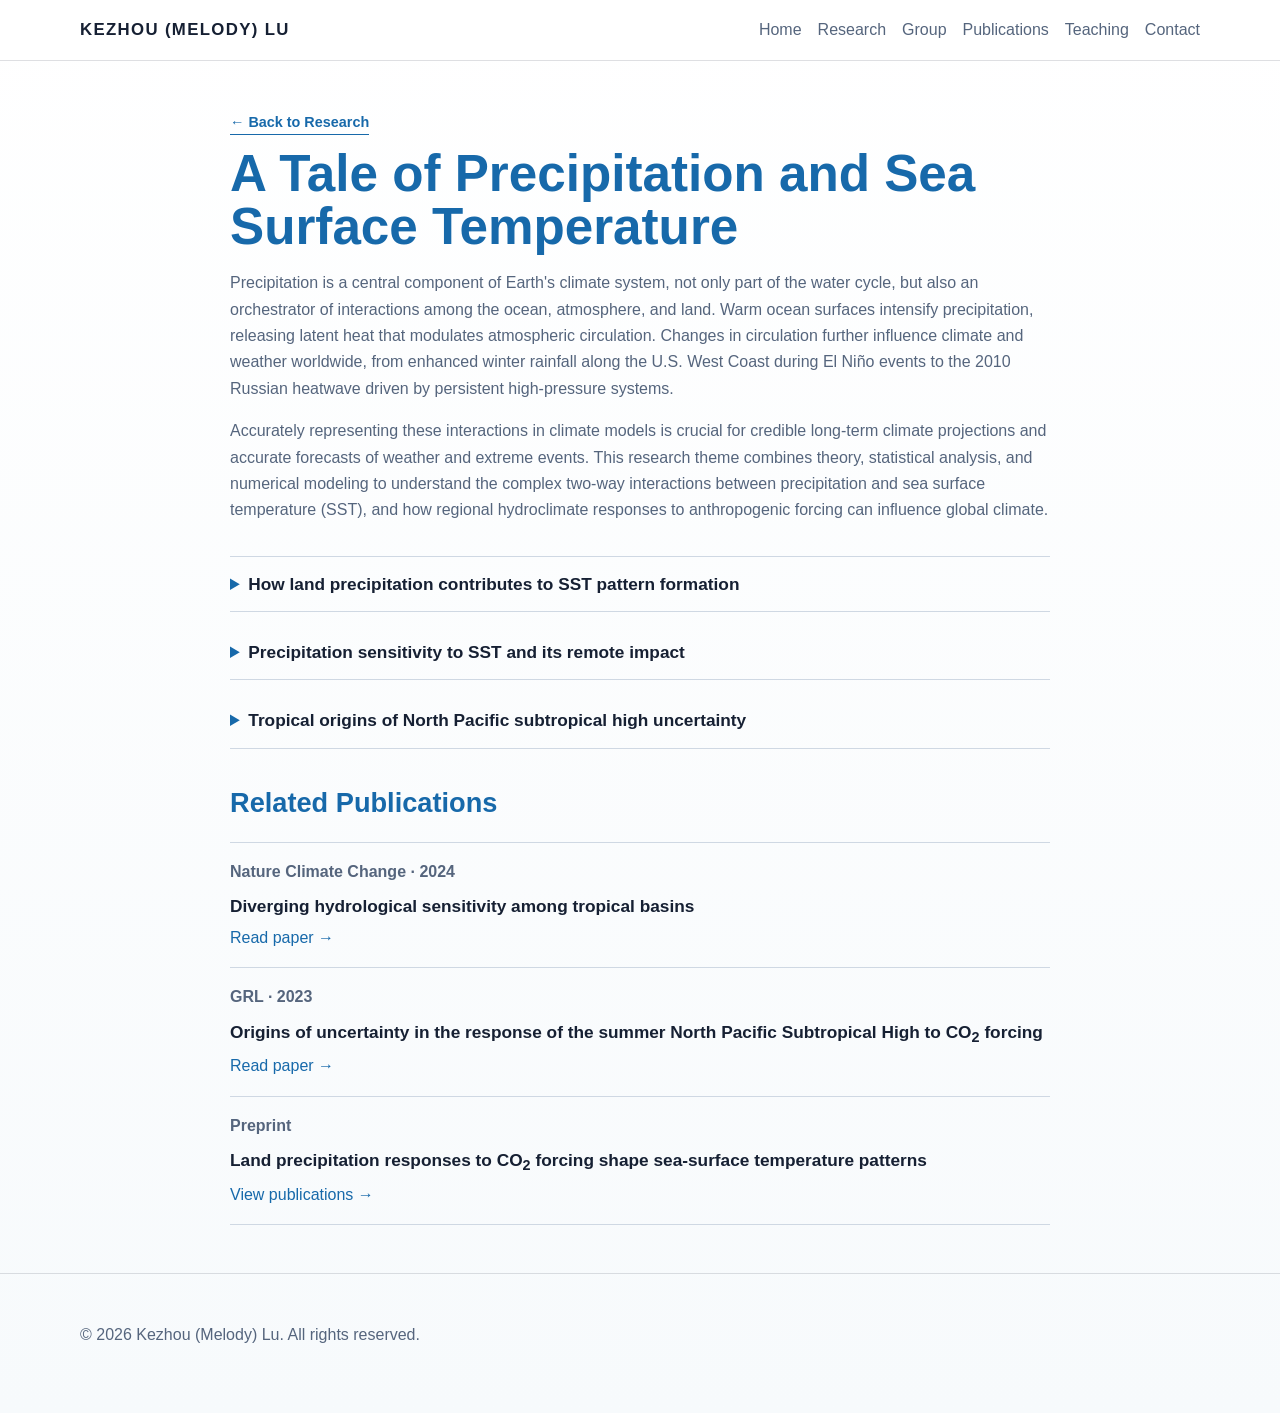
<file: research/precipitation-sst/index.html>
<!DOCTYPE html>
<html lang="en">
  <head>
    <meta charset="UTF-8" />
    <meta name="viewport" content="width=device-width, initial-scale=1.0" />
    <meta name="description" content="Research on precipitation, sea surface temperature, and atmospheric circulation by Kezhou Lu." />
    <title>Precipitation and Sea Surface Temperature | Kezhou Lu</title>
    <link rel="icon" type="image/png" href="../../home/figures/Icon.png?v=20260808" />
    <link rel="stylesheet" href="../../styles.css?v=20260809-research-dropdowns" />
  </head>
  <body>
    <header class="site-header">
      <div class="container nav">
        <a class="brand" href="../../home/">Kezhou (Melody) Lu</a>
        <nav class="nav-links">
          <a href="../../home/">Home</a>
          <a href="../../research/">Research</a>
          <a href="../../group/">Group</a>
          <a href="../../publications/">Publications</a>
          <a href="../../teaching/">Teaching</a>
          <a href="../../contact/">Contact</a>
        </nav>
      </div>
    </header>

    <main class="page-content">
      <section class="section research-detail">
        <div class="container detail-container">
          <a class="back-link" href="../">&larr; Back to Research</a>
          <h1>A Tale of Precipitation and Sea Surface Temperature</h1>
          <p>Precipitation is a central component of Earth's climate system, not only part of the water cycle, but also an orchestrator of interactions among the ocean, atmosphere, and land. Warm ocean surfaces intensify precipitation, releasing latent heat that modulates atmospheric circulation. Changes in circulation further influence climate and weather worldwide, from enhanced winter rainfall along the U.S. West Coast during El Ni&ntilde;o events to the 2010 Russian heatwave driven by persistent high-pressure systems.</p>
          <p>Accurately representing these interactions in climate models is crucial for credible long-term climate projections and accurate forecasts of weather and extreme events. This research theme combines theory, statistical analysis, and numerical modeling to understand the complex two-way interactions between precipitation and sea surface temperature (SST), and how regional hydroclimate responses to anthropogenic forcing can influence global climate.</p>

          <section class="theme-subsections">
            <details class="theme-subsection">
              <summary>How land precipitation contributes to SST pattern formation</summary>
              <figure class="subsection-figure">
                <img src="../figures/precipitation-sst/SA_precipt_SST.png" alt="South America precipitation response and subtropical Pacific SST pattern formation" />
                <figcaption>Cooling driven by South American precipitation increase in CESM slab ocean experiment</figcaption>
              </figure>
              <p>Changes in SST across the Pacific are highly inhomogeneous despite global-mean warming under increasing CO<sub>2</sub>. For example, observations over recent decades show a broad cooling trend in the subtropical Southeast Pacific that extends into the tropical Pacific. Patterns of SST change are conventionally viewed as the primary control on precipitation change.</p>
              <p>In this study, we identify a previously overlooked role for the CO<sub>2</sub>-forced land precipitation response over South America in shaping SST patterns. By inducing remote circulation changes that strengthen subtropical Pacific surface winds, this precipitation response enhances wind-driven evaporative cooling and promotes regional SST cooling in the subtropical Pacific, resembling the observed trends.</p>
              <p class="subsection-note">(preprint available upon request)</p>
            </details>
            <details class="theme-subsection">
              <summary>Precipitation sensitivity to SST and its remote impact</summary>
              <figure class="subsection-figure subsection-gallery" data-gallery="precipitation-sensitivity">
                <img src="../figures/precipitation-sst/warm-get-wetter.jpeg" alt="Warm-get-wetter precipitation response pattern" />
                <figcaption>Spatial variations in tropical ocean precipitation change are mainly driven by SST change patterns</figcaption>
                <button class="gallery-control previous" type="button" aria-label="Previous precipitation sensitivity figure">&lsaquo;</button>
                <button class="gallery-control next" type="button" aria-label="Next precipitation sensitivity figure">&rsaquo;</button>
              </figure>
              <p>Tropical oceans affect global climate mainly because latent heating from tropical precipitation influences the generation and propagation of planetary waves. The remote impact of tropical oceans therefore depends on both the location and intensity of precipitation. As the climate warms, tropical mean precipitation is expected to increase, but it remains unclear whether different tropical basins will experience precipitation changes in the same way.</p>
              <p>Our research shows that the impact of sea surface warming on precipitation differs greatly among the three tropical basins, with the tropical Pacific experiencing much larger rainfall changes and higher hydrological sensitivity than the other two basins. Because the tropical basins warm at approximately the same rate, this interbasin difference in hydrological sensitivity implies a substantial redistribution of precipitation-induced diabatic heating among tropical basins.</p>
              <p>Through numerical experiments with perturbed diabatic heating, we demonstrate that diverging basin hydrological sensitivity significantly affects precipitation and surface temperature over tropical and midlatitude land by modulating large-scale atmospheric circulation patterns.</p>
              <p class="subsection-note"><a href="https://doi.org/10.1038/s41558-024-01982-8" target="_blank" rel="noreferrer">Nature Climate Change, 2024</a></p>
            </details>
            <details class="theme-subsection">
              <summary>Tropical origins of North Pacific subtropical high uncertainty</summary>
              <figure class="subsection-figure subsection-gallery" data-gallery="npsh-uncertainty">
                <img src="../figures/precipitation-sst/NPSH.jpeg" alt="North Pacific Subtropical High and large-scale moisture transport" />
                <figcaption>Vital role of the North Pacific subtropical high (NPSH) in large-scale moisture transport</figcaption>
                <button class="gallery-control previous" type="button" aria-label="Previous NPSH figure">&lsaquo;</button>
                <button class="gallery-control next" type="button" aria-label="Next NPSH figure">&rsaquo;</button>
              </figure>
              <p>The North Pacific Subtropical High (NPSH) is a semi-permanent high-pressure system over the subtropical North Pacific. Variability in the summer NPSH strongly affects the East Asian monsoon and typhoons, as well as the hydroclimate of California. However, future projections of the NPSH from state-of-the-art climate models remain highly uncertain.</p>
              <p>By evaluating how individual models deviate from the multi-model mean at different locations, we identify four hotspots of high uncertainty in future NPSH projections. Our analysis shows that the primary source of model variance in NPSH changes comes from tropical precipitation, including both SST-driven and SST-independent components. Through numerical experiments, we further demonstrate that tropical precipitation influences the NPSH remotely through atmospheric wave propagation.</p>
              <p class="subsection-note"><a href="https://doi.org/10.1029/2023GL105042" target="_blank" rel="noreferrer">Geophysical Research Letters, 2023</a></p>
            </details>
          </section>

          <section class="related-publications">
            <h2>Related Publications</h2>
            <article class="related-publication">
              <p class="publication-meta">Nature Climate Change &middot; 2024</p>
              <h3>Diverging hydrological sensitivity among tropical basins</h3>
              <a href="https://doi.org/10.1038/s41558-024-01982-8" target="_blank" rel="noreferrer">Read paper &rarr;</a>
            </article>
            <article class="related-publication">
              <p class="publication-meta">GRL &middot; 2023</p>
              <h3>Origins of uncertainty in the response of the summer North Pacific Subtropical High to CO<sub>2</sub> forcing</h3>
              <a href="https://doi.org/10.1029/2023GL105042" target="_blank" rel="noreferrer">Read paper &rarr;</a>
            </article>
            <article class="related-publication">
              <p class="publication-meta">Preprint</p>
              <h3>Land precipitation responses to CO<sub>2</sub> forcing shape sea-surface temperature patterns</h3>
              <a href="../../publications/">View publications &rarr;</a>
            </article>
          </section>
        </div>
      </section>
    </main>

    <footer class="site-footer">
      <div class="container">
        <p>© 2026 Kezhou (Melody) Lu. All rights reserved.</p>
      </div>
    </footer>
    <script>
      const precipitationSensitivityFigures = [
        {
          src: '../figures/precipitation-sst/warm-get-wetter.jpeg',
          alt: 'Warm-get-wetter precipitation response pattern',
          caption: 'Spatial variations in tropical ocean precipitation change are mainly driven by SST change patterns',
        },
        {
          src: '../figures/precipitation-sst/diverging_HS.jpeg',
          alt: 'Diverging hydrological sensitivity among tropical ocean basins',
          caption: 'Under uniform SST warming, the tropical Pacific shows the largest precipitation increase and highest hydrological sensitivity',
        },
        {
          src: '../figures/precipitation-sst/diverging_HS_remote_impact.jpeg',
          alt: 'Remote climate impacts of diverging tropical precipitation sensitivity',
          caption: 'Interbasin hydrological sensitivity differences strongly influence global land precipitation and surface temperature changes',
        },
      ];

      const precipitationGallery = document.querySelector('[data-gallery="precipitation-sensitivity"]');
      const precipitationGalleryImage = precipitationGallery.querySelector('img');
      const precipitationGalleryCaption = precipitationGallery.querySelector('figcaption');
      const precipitationPreviousButton = precipitationGallery.querySelector('.gallery-control.previous');
      const precipitationNextButton = precipitationGallery.querySelector('.gallery-control.next');
      let activePrecipitationFigure = 0;

      function showPrecipitationFigure(index) {
        activePrecipitationFigure = (index + precipitationSensitivityFigures.length) % precipitationSensitivityFigures.length;
        const figure = precipitationSensitivityFigures[activePrecipitationFigure];

        precipitationGalleryImage.src = figure.src;
        precipitationGalleryImage.alt = figure.alt;
        precipitationGalleryCaption.textContent = figure.caption;
      }

      precipitationPreviousButton.addEventListener('click', () => showPrecipitationFigure(activePrecipitationFigure - 1));
      precipitationNextButton.addEventListener('click', () => showPrecipitationFigure(activePrecipitationFigure + 1));

      const npshFigures = [
        {
          src: '../figures/precipitation-sst/NPSH.jpeg',
          alt: 'North Pacific Subtropical High and large-scale moisture transport',
          caption: 'Vital role of the North Pacific subtropical high (NPSH) in large-scale moisture transport',
        },
        {
          src: '../figures/precipitation-sst/NPSH_spread_origins.jpg',
          alt: 'Origins of inter-model spread in future North Pacific Subtropical High projections',
          caption: 'The leading two inter-model EOF modes of future summer NPSH projections are driven by tropical precipitation uncertainty, including an SST-independent component',
        },
        {
          src: '../figures/precipitation-sst/NPSH_precipt_SST.png',
          alt: 'Illustration of tropical origins of North Pacific Subtropical High uncertainty',
          caption: 'An illustration of tropical origins of the NPSH uncertainty',
        },
      ];

      const npshGallery = document.querySelector('[data-gallery="npsh-uncertainty"]');
      const npshGalleryImage = npshGallery.querySelector('img');
      const npshGalleryCaption = npshGallery.querySelector('figcaption');
      const npshPreviousButton = npshGallery.querySelector('.gallery-control.previous');
      const npshNextButton = npshGallery.querySelector('.gallery-control.next');
      let activeNpshFigure = 0;

      function showNpshFigure(index) {
        activeNpshFigure = (index + npshFigures.length) % npshFigures.length;
        const figure = npshFigures[activeNpshFigure];

        npshGalleryImage.src = figure.src;
        npshGalleryImage.alt = figure.alt;
        npshGalleryCaption.textContent = figure.caption;
      }

      npshPreviousButton.addEventListener('click', () => showNpshFigure(activeNpshFigure - 1));
      npshNextButton.addEventListener('click', () => showNpshFigure(activeNpshFigure + 1));
    </script>
  </body>
</html>
</file>
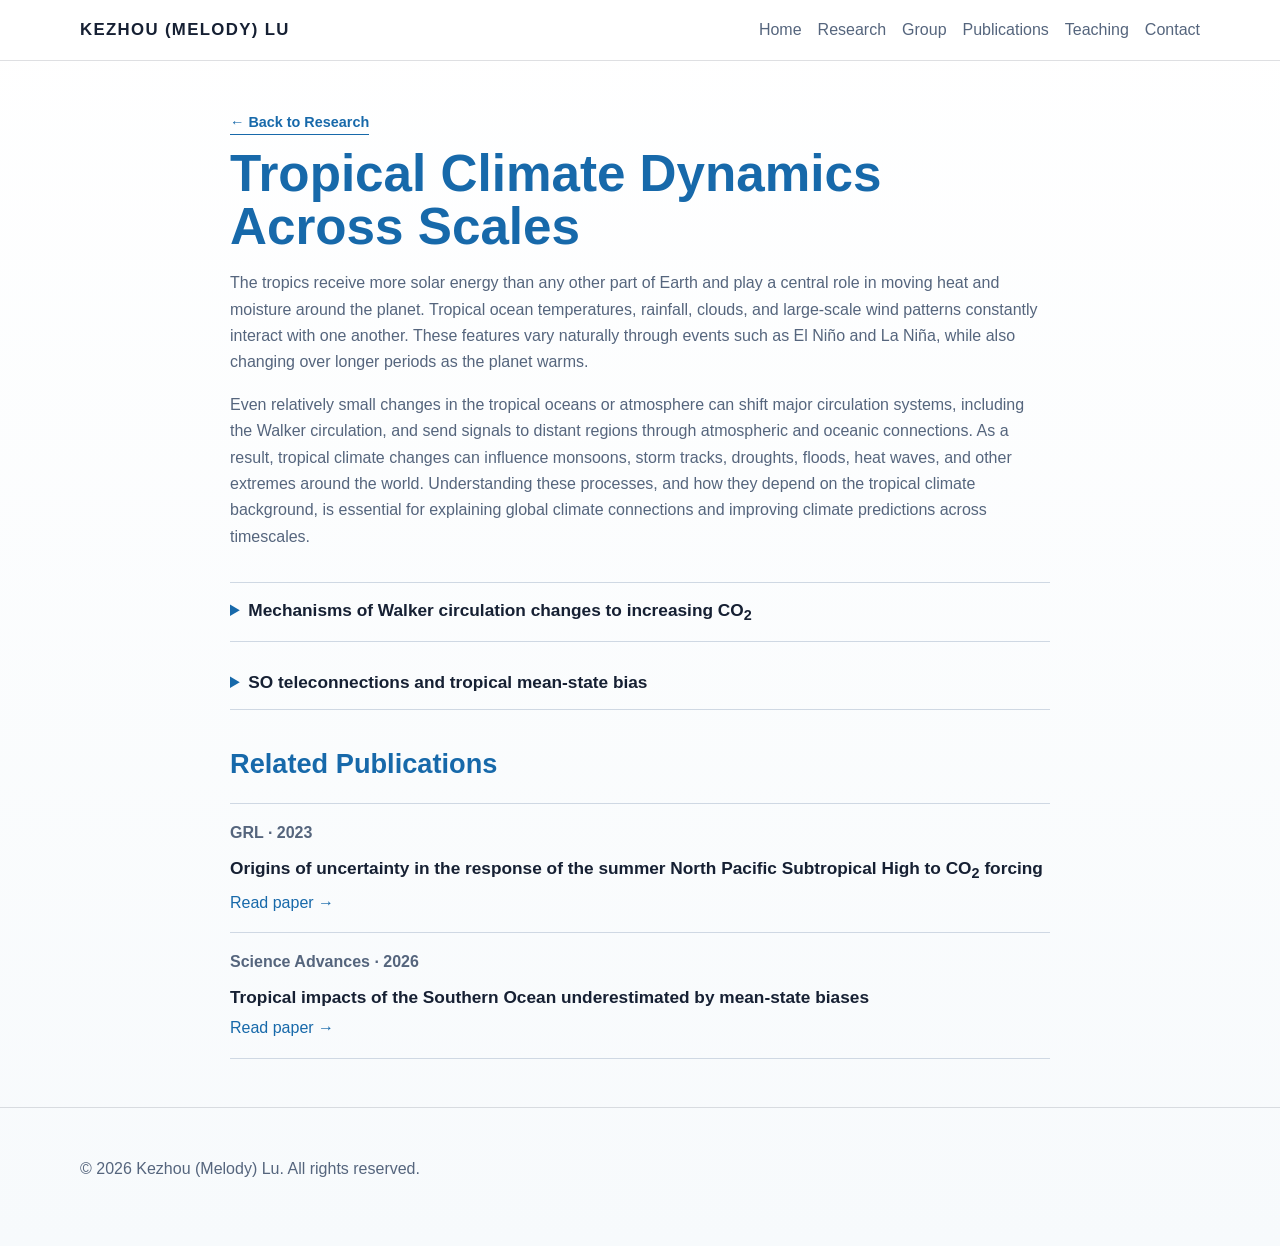
<file: research/tropical-climate-dynamics/index.html>
<!DOCTYPE html>
<html lang="en">
  <head>
    <meta charset="UTF-8" />
    <meta name="viewport" content="width=device-width, initial-scale=1.0" />
    <meta name="description" content="Tropical climate dynamics across scales research by Kezhou Lu." />
    <title>Tropical Climate Dynamics | Kezhou Lu</title>
    <link rel="icon" type="image/png" href="../../home/figures/Icon.png?v=20260808" />
    <link rel="stylesheet" href="../../styles.css?v=20260810-tropical-dropdowns" />
  </head>
  <body>
    <header class="site-header">
      <div class="container nav">
        <a class="brand" href="../../home/">Kezhou (Melody) Lu</a>
        <nav class="nav-links">
          <a href="../../home/">Home</a>
          <a href="../../research/">Research</a>
          <a href="../../group/">Group</a>
          <a href="../../publications/">Publications</a>
          <a href="../../teaching/">Teaching</a>
          <a href="../../contact/">Contact</a>
        </nav>
      </div>
    </header>

    <main class="page-content">
      <section class="section research-detail">
        <div class="container detail-container">
          <a class="back-link" href="../">&larr; Back to Research</a>
          <h1>Tropical Climate Dynamics Across Scales</h1>
          <p>The tropics receive more solar energy than any other part of Earth and play a central role in moving heat and moisture around the planet. Tropical ocean temperatures, rainfall, clouds, and large-scale wind patterns constantly interact with one another. These features vary naturally through events such as El Ni&ntilde;o and La Ni&ntilde;a, while also changing over longer periods as the planet warms.</p>
          <p>Even relatively small changes in the tropical oceans or atmosphere can shift major circulation systems, including the Walker circulation, and send signals to distant regions through atmospheric and oceanic connections. As a result, tropical climate changes can influence monsoons, storm tracks, droughts, floods, heat waves, and other extremes around the world. Understanding these processes, and how they depend on the tropical climate background, is essential for explaining global climate connections and improving climate predictions across timescales.</p>

          <section class="theme-subsections">
            <details class="theme-subsection">
              <summary>Mechanisms of Walker circulation changes to increasing CO<sub>2</sub></summary>
              <figure class="subsection-figure subsection-gallery" data-gallery="walker-circulation">
                <img src="../figures/tropical-climate-dynamics/GRL21_Walker_FastSlow.jpg" alt="Fast and slow tropical climate responses following CO2 increase" />
                <figcaption>Models show contrasting tropical responses to rising CO<sub>2</sub>: some strengthen the Walker circulation and equatorial Pacific response initially, but this fast response weakens as warming continues.</figcaption>
                <button class="gallery-control previous" type="button" aria-label="Previous Walker circulation figure">&lsaquo;</button>
                <button class="gallery-control next" type="button" aria-label="Next Walker circulation figure">&rsaquo;</button>
              </figure>
              <p>The Walker circulation (WC) is a large-scale tropical airflow in the zonal and vertical directions that emerges from atmosphere-ocean interaction. A strong WC is associated with more positive air-sea coupling: westward trade winds pile warm water in the western Pacific and upwell cold water in the eastern Pacific, strengthening the zonal SST gradient and atmospheric convection over warm regions. The resulting SST and sea level pressure gradients further reinforce the trade winds.</p>
              <p>We use multiple climate models to study WC responses to increasing CO<sub>2</sub> across different timescales. Two distinct responses emerge, and their differences are determined by the simulated strength of air-sea coupling. In one class of models, strong air-sea coupling causes the WC to strengthen immediately after forcing, opposite to the long-term response. In another class, the WC weakens from the beginning of the simulation. These results suggest that inter-model discrepancies in the WC response to CO<sub>2</sub> are closely linked to uncertainty in the fast-response component.</p>
              <p class="subsection-note"><a href="https://agupubs.onlinelibrary.wiley.com/doi/full/10.1029/2021GL095708" target="_blank" rel="noreferrer">Geophysical Research Letters, 2021</a></p>
            </details>
            <details class="theme-subsection">
              <summary>SO teleconnections and tropical mean-state bias</summary>
              <figure class="subsection-figure subsection-gallery" data-gallery="so-teleconnection">
                <img src="../figures/tropical-climate-dynamics/SciAdv_SO_meltwater.jpg" alt="SST trend response to meltwater in GISS model with corrected double ITCZ" />
                <figcaption>SST trend in response to meltwater in GISS model is stronger when double ITCZ is corrected</figcaption>
                <button class="gallery-control previous" type="button" aria-label="Previous SO teleconnection figure">&lsaquo;</button>
                <button class="gallery-control next" type="button" aria-label="Next SO teleconnection figure">&rsaquo;</button>
              </figure>
              <p>Recent observations show broad cooling trends in both the Southern Ocean (SO) and the tropical eastern Pacific. This pattern can influence rainfall, drought, and extreme weather, yet climate models often struggle to reproduce it, making its causes and future evolution uncertain.</p>
              <p>One possible explanation is that SO cooling, caused for example by increasing Antarctic meltwater, can influence tropical climate through connected changes in winds, evaporation, clouds, and ocean circulation. These processes may help cool the eastern tropical Pacific, but models disagree widely on the strength of this connection, especially near the equator, where temperature changes have the largest global impacts.</p>
              <p>Our research shows that this disagreement partly arises from biases in models' mean-state intertropical convergence zone (ITCZ). Models with a more realistic ITCZ simulate a stronger tropical SST response to SO forcing through a stronger wind-evaporation-SST feedback. This suggests that the SO may have contributed more to recent tropical Pacific cooling, and broader global climate change, than many models indicate.</p>
              <p class="subsection-note"><a href="https://www.science.org/doi/full/10.1126/sciadv.aed1936" target="_blank" rel="noreferrer">Science Advances, 2026</a></p>
            </details>
          </section>

          <section class="related-publications">
            <h2>Related Publications</h2>
            <article class="related-publication">
              <p class="publication-meta">GRL &middot; 2023</p>
              <h3>Origins of uncertainty in the response of the summer North Pacific Subtropical High to CO<sub>2</sub> forcing</h3>
              <a href="https://doi.org/10.1029/2023GL105042" target="_blank" rel="noreferrer">Read paper &rarr;</a>
            </article>
            <article class="related-publication">
              <p class="publication-meta">Science Advances &middot; 2026</p>
              <h3>Tropical impacts of the Southern Ocean underestimated by mean-state biases</h3>
              <a href="https://www.science.org/doi/full/10.1126/sciadv.aed1936" target="_blank" rel="noreferrer">Read paper &rarr;</a>
            </article>
          </section>
        </div>
      </section>
    </main>

    <footer class="site-footer">
      <div class="container">
        <p>© 2026 Kezhou (Melody) Lu. All rights reserved.</p>
      </div>
    </footer>
    <script>
      const walkerFigures = [
        {
          src: '../figures/tropical-climate-dynamics/GRL21_Walker_FastSlow.jpg',
          alt: 'Fast and slow tropical climate responses following CO2 increase',
          caption: 'Models show contrasting tropical responses to rising CO<sub>2</sub>: some strengthen the Walker circulation and equatorial Pacific response initially, but this fast response weakens as warming continues.',
        },
        {
          src: '../figures/tropical-climate-dynamics/GRL21_Walker_FB.png',
          alt: 'Feedback mechanisms of Walker circulation response',
          caption: 'Mean-state air-sea coupling controls initial Walker circulation strengthening after forcing',
        },
        {
          src: '../figures/tropical-climate-dynamics/GRL21_Walker.png',
          alt: 'Walker circulation response illustration',
          caption: 'Illustration of mechanisms of Walker circulation response to CO<sub>2</sub> at different timescales',
        },
      ];

      const walkerGallery = document.querySelector('[data-gallery="walker-circulation"]');
      const walkerGalleryImage = walkerGallery.querySelector('img');
      const walkerGalleryCaption = walkerGallery.querySelector('figcaption');
      const walkerPreviousButton = walkerGallery.querySelector('.gallery-control.previous');
      const walkerNextButton = walkerGallery.querySelector('.gallery-control.next');
      let activeWalkerFigure = 0;

      function showWalkerFigure(index) {
        activeWalkerFigure = (index + walkerFigures.length) % walkerFigures.length;
        const figure = walkerFigures[activeWalkerFigure];

        walkerGalleryImage.src = figure.src;
        walkerGalleryImage.alt = figure.alt;
        walkerGalleryCaption.innerHTML = figure.caption;
      }

      walkerPreviousButton.addEventListener('click', () => showWalkerFigure(activeWalkerFigure - 1));
      walkerNextButton.addEventListener('click', () => showWalkerFigure(activeWalkerFigure + 1));

      const soTeleconnectionFigures = [
        {
          src: '../figures/tropical-climate-dynamics/SciAdv_SO_meltwater.jpg',
          alt: 'SST trend response to meltwater in GISS model with corrected double ITCZ',
          caption: 'SST trend in response to meltwater in GISS model is stronger when double ITCZ is corrected',
        },
        {
          src: '../figures/tropical-climate-dynamics/SO_ITCZ.png',
          alt: 'SO to tropical teleconnection and tropical mean-state bias',
          caption: 'Tropical mean-state bias weakens the SO to tropical teleconnection (illustration generated by ChatGPT)',
        },
      ];

      const soGallery = document.querySelector('[data-gallery="so-teleconnection"]');
      const soGalleryImage = soGallery.querySelector('img');
      const soGalleryCaption = soGallery.querySelector('figcaption');
      const soPreviousButton = soGallery.querySelector('.gallery-control.previous');
      const soNextButton = soGallery.querySelector('.gallery-control.next');
      let activeSoFigure = 0;

      function showSoFigure(index) {
        activeSoFigure = (index + soTeleconnectionFigures.length) % soTeleconnectionFigures.length;
        const figure = soTeleconnectionFigures[activeSoFigure];

        soGalleryImage.src = figure.src;
        soGalleryImage.alt = figure.alt;
        soGalleryCaption.textContent = figure.caption;
      }

      soPreviousButton.addEventListener('click', () => showSoFigure(activeSoFigure - 1));
      soNextButton.addEventListener('click', () => showSoFigure(activeSoFigure + 1));
    </script>
  </body>
</html>
</file>
<file: styles.css>
:root {
  --bg: #f7fafc;
  --panel: #ffffff;
  --panel-2: #eef6fb;
  --text: #162033;
  --muted: #55657d;
  --accent: #1769aa;
  --accent-2: #2b8f75;
  --border: rgba(22, 32, 51, 0.14);
}

* {
  box-sizing: border-box;
}

html {
  scroll-behavior: smooth;
}

body {
  margin: 0;
  font-family: Inter, -apple-system, BlinkMacSystemFont, 'Segoe UI', sans-serif;
  color: var(--text);
  background: linear-gradient(180deg, #ffffff 0%, var(--bg) 100%);
  line-height: 1.65;
}

a {
  color: var(--accent);
  text-decoration: none;
}

a:hover {
  text-decoration: underline;
}

.container {
  width: min(1120px, calc(100% - 2rem));
  margin: 0 auto;
}

.site-header {
  position: sticky;
  top: 0;
  z-index: 10;
  background: rgba(255, 255, 255, 0.9);
  backdrop-filter: blur(12px);
  border-bottom: 1px solid var(--border);
}

.nav {
  display: flex;
  align-items: center;
  justify-content: space-between;
  padding: 1rem 0;
}

.brand {
  font-size: 1.05rem;
  font-weight: 700;
  color: var(--text);
  letter-spacing: 0.08em;
  text-transform: uppercase;
}

.nav-links {
  display: flex;
  gap: 1rem;
  flex-wrap: wrap;
}

.nav-links a {
  color: var(--muted);
}

.hero {
  min-height: 72vh;
  display: flex;
  align-items: center;
  padding: 3rem 0 0;
}

.hero-home {
  padding-bottom: 4rem;
}

.hero-grid {
  display: grid;
  gap: 2rem;
  grid-template-columns: minmax(0, 1fr) minmax(420px, 500px);
  align-items: center;
}

.hero-home .hero-image {
  display: grid;
  grid-template-columns: minmax(0, 1fr);
  justify-items: end;
  row-gap: 1rem;
  margin: 0;
  justify-self: end;
  width: 100%;
}

.figure-gallery {
  position: relative;
  width: min(100%, 500px);
  aspect-ratio: 1 / 1;
  overflow: hidden;
  border-radius: 0.5rem;
  background: #000000;
  box-shadow: 0 25px 70px rgba(45, 65, 90, 0.18);
}

.home-gif {
  display: block;
  height: 100%;
  width: 100%;
  object-fit: contain;
}

.gallery-control {
  position: absolute;
  top: 50%;
  display: grid;
  place-items: center;
  width: 2.25rem;
  height: 2.25rem;
  padding: 0;
  border: 1px solid rgba(255, 255, 255, 0.72);
  border-radius: 999px;
  color: #ffffff;
  background: rgba(22, 32, 51, 0.48);
  cursor: pointer;
  font-size: 1.7rem;
  line-height: 1;
  transform: translateY(-50%);
}

.gallery-control:hover,
.gallery-control:focus-visible {
  background: rgba(22, 32, 51, 0.72);
}

.gallery-control.previous {
  left: 0.75rem;
}

.gallery-control.next {
  right: 0.75rem;
}

.gallery-control[hidden] {
  display: none;
}

.figure-caption {
  width: min(100%, 500px);
  padding: 0 0.5rem;
  text-align: center;
}

.figure-caption-title {
  margin: 0;
  font-weight: 600;
  color: var(--text);
}

.figure-source {
  margin: 0.45rem 0 0;
  font-size: 0.92rem;
  color: var(--muted);
}

.eyebrow,
.section-tag {
  display: inline-block;
  margin-bottom: 0.6rem;
  padding: 0.3rem 0.7rem;
  border-radius: 999px;
  background: rgba(23, 105, 170, 0.1);
  color: var(--accent);
  font-size: 0.8rem;
  font-weight: 600;
  letter-spacing: 0.08em;
  text-transform: uppercase;
}

.hero h1 {
  font-size: clamp(2rem, 4vw, 3.2rem);
  line-height: 1.1;
  margin: 0 0 1rem;
}

.lead {
  font-size: 1.06rem;
  color: var(--muted);
  max-width: 700px;
}

.lead-welcome {
  display: block;
  color: var(--text);
  font-weight: 700;
}

.hero-actions {
  display: flex;
  flex-direction: column;
  align-items: flex-start;
  gap: 1rem;
  flex-wrap: wrap;
  margin: 1.3rem 0;
}

.recruitment-note {
  max-width: 34rem;
  margin: 0;
  padding: 0.85rem 1rem;
  border: 1px solid var(--border);
  border-radius: 0.75rem;
  background: #ffffff;
  box-shadow: 0 10px 24px rgba(17, 24, 39, 0.08);
  color: var(--text);
  font-size: 0.98rem;
  line-height: 1.45;
}

.button {
  display: inline-block;
  padding: 0.8rem 1.1rem;
  border-radius: 999px;
  font-weight: 600;
}

.button.primary {
  background: linear-gradient(90deg, var(--accent), var(--accent-2));
  color: #ffffff;
}

.button.secondary {
  border: 1px solid var(--border);
  color: var(--text);
}

.hero-highlights {
  margin: 1.2rem 0 0;
  padding-left: 1rem;
  color: var(--muted);
}

.hero-card,
.card,
.publication-card,
.feature-card,
.contact-card {
  background: var(--panel);
  border: 1px solid var(--border);
  border-radius: 1.2rem;
  padding: 1.25rem;
  box-shadow: 0 18px 40px rgba(45, 65, 90, 0.1);
}

.hero-card ul {
  padding-left: 1rem;
  color: var(--muted);
}

.section {
  padding: 3rem 0;
}

.section.alt {
  background: var(--panel-2);
}

.research-themes {
  padding-top: 2.5rem;
}

.research-theme-grid {
  display: grid;
  gap: 1.8rem;
  grid-template-columns: repeat(2, minmax(0, 1fr));
}

.research-theme-card {
  display: flex;
  min-height: 100%;
  flex-direction: column;
  padding-bottom: 1rem;
  border-bottom: 1px solid #cfd8e3;
  color: var(--text);
}

.research-theme-card:hover {
  text-decoration: none;
}

.research-theme-card:hover h3,
.research-theme-card:focus-visible h3 {
  color: var(--accent);
}

.research-theme-figure {
  display: grid;
  place-items: center;
  width: 100%;
  aspect-ratio: 4 / 2.5;
  border: 1px solid var(--border);
  border-radius: 0.5rem;
  background: var(--panel);
  color: var(--muted);
  font-size: 0.9rem;
  overflow: hidden;
}

.research-theme-figure.large {
  aspect-ratio: 16 / 9;
}

.research-theme-figure img {
  display: block;
  width: 90%;
  height: 90%;
  object-fit: contain;
}

.land-extremes-figure img {
  width: 96%;
  height: 96%;
}

.theme-card-gallery {
  position: relative;
}

.theme-card-gallery .theme-card-gallery-image {
  object-fit: contain;
}

.theme-card-gallery-label {
  position: absolute;
  left: 0;
  bottom: 0;
  max-width: 82%;
  padding: 0.45rem 0.65rem;
  color: #ffffff;
  background: rgba(0, 0, 0, 0.62);
  font-size: 0.82rem;
  font-weight: 600;
  line-height: 1.25;
  pointer-events: none;
}

.theme-card-gallery .gallery-control {
  width: 2rem;
  height: 2rem;
  font-size: 1.45rem;
}

.theme-detail-gallery {
  position: relative;
}

.research-theme-card h3 {
  margin: 0.8rem 0 0.4rem;
  color: var(--text);
  font-size: 1.35rem;
  line-height: 1.15;
}

.research-theme-card p {
  margin: 0;
  color: var(--muted);
  font-size: 0.94rem;
}

.theme-link {
  align-self: flex-start;
  margin-top: 1rem;
  color: var(--accent);
  font-size: 0.9rem;
  font-weight: 600;
}

.detail-container {
  max-width: 820px;
}

.back-link {
  display: inline-block;
  margin-bottom: 0.7rem;
  border-bottom: 1px solid currentColor;
  font-size: 0.9rem;
  font-weight: 600;
}

.research-detail h1 {
  margin: 0 0 1rem;
  color: var(--accent);
  font-size: clamp(2rem, 4vw, 3.25rem);
  line-height: 1.05;
}

.research-detail p {
  color: var(--muted);
}

.theme-detail-figure {
  margin: 2rem 0;
}

.theme-figure-gallery {
  position: relative;
  width: 100%;
  aspect-ratio: 16 / 9;
  overflow: hidden;
  border: 1px solid var(--border);
  background: var(--panel);
}

.theme-gallery-image {
  display: block;
  width: 100%;
  height: 100%;
  object-fit: contain;
}

.theme-detail-figure figcaption {
  margin-top: 0.55rem;
  color: var(--muted);
  font-size: 0.9rem;
}

.theme-subsections {
  display: grid;
  gap: 0.8rem;
  margin: 2rem 0;
}

.theme-subsection {
  border-top: 1px solid #cfd8e3;
  border-bottom: 1px solid #cfd8e3;
}

.theme-subsection + .theme-subsection {
  border-top: 0;
}

.theme-subsection summary {
  cursor: pointer;
  color: var(--text);
  font-size: 1.08rem;
  font-weight: 700;
  line-height: 1.3;
  padding: 1rem 0;
}

.theme-subsection summary::marker {
  color: var(--accent);
}

.theme-subsection p {
  margin: 0;
  padding: 0 0 1rem;
}

.subsection-figure {
  display: grid;
  place-items: center;
  position: relative;
  margin: 0 0 1rem;
  aspect-ratio: 16 / 9;
  border: 1px solid var(--border);
  border-radius: 0.5rem;
  background: var(--panel);
  overflow: hidden;
}

.subsection-figure img {
  display: block;
  width: 90%;
  height: 90%;
  object-fit: contain;
}

.subsection-figure figcaption {
  position: absolute;
  left: 0;
  bottom: 0;
  max-width: 88%;
  padding: 0.5rem 0.7rem;
  color: #ffffff;
  background: rgba(0, 0, 0, 0.62);
  font-size: 0.88rem;
  font-weight: 600;
  line-height: 1.25;
}

.subsection-gallery .gallery-control {
  width: 2rem;
  height: 2rem;
  font-size: 1.45rem;
}

.subsection-note {
  color: var(--muted);
  font-size: 0.9rem;
  font-style: italic;
  text-align: right;
}

.equation-block {
  display: grid;
  gap: 0.45rem;
  margin: 0 0 1rem;
  padding: 0.85rem 1rem;
  border-left: 3px solid var(--accent);
  background: #f4f8fb;
  color: var(--text);
  font-family: Georgia, "Times New Roman", serif;
  font-size: 1.02rem;
}

.equation-block p {
  margin: 0;
  padding: 0;
}

.equation-block span {
  display: inline-block;
}

.overline {
  text-decoration: overline;
}

.related-publications {
  margin-top: 2rem;
}

.related-publications h2 {
  margin: 0 0 1rem;
  color: var(--accent);
  font-size: 1.7rem;
}

.related-publication {
  padding: 1rem 0;
  border-top: 1px solid #cfd8e3;
}

.related-publication:last-child {
  border-bottom: 1px solid #cfd8e3;
}

.related-publication h3 {
  margin: 0 0 0.45rem;
  color: var(--text);
  font-size: 1.08rem;
  line-height: 1.25;
}

.related-publication .publication-meta {
  margin-top: 0;
}

.selected-publications {
  padding-top: 1rem;
}

.teaching-page h2 {
  margin-top: 0;
  color: var(--accent);
  font-size: clamp(2rem, 4vw, 3rem);
}

.teaching-block {
  margin-top: 2rem;
  padding-top: 1.2rem;
  border-top: 1px solid var(--border);
}

.teaching-block h3 {
  margin: 0 0 0.8rem;
  color: var(--text);
  font-size: 1.45rem;
}

.course-list {
  display: grid;
  gap: 0;
}

.course-item {
  display: flex;
  align-items: center;
  justify-content: space-between;
  gap: 1rem;
  padding: 1rem 0;
  border-top: 1px solid #d5dde7;
}

.course-item:first-child {
  border-top: 0;
}

.course-item h4 {
  margin: 0 0 0.3rem;
  color: var(--text);
  font-size: 1.08rem;
}

.course-term {
  font-size: 0.9rem;
  font-weight: 600;
}

.course-item p {
  margin: 0;
  color: var(--muted);
}

.course-actions {
  display: flex;
  flex-wrap: wrap;
  justify-content: flex-end;
  gap: 0.65rem;
  flex: 0 0 auto;
}

.group-page h2 {
  margin-top: 0;
  color: var(--accent);
  font-size: clamp(2rem, 4vw, 3rem);
}

.group-category {
  margin-top: 2rem;
  border-top: 1px solid var(--border);
  padding-top: 1.35rem;
}

.group-category h3 {
  margin: 0 0 1rem;
  color: var(--text);
  font-size: 1.4rem;
}

.person-profile {
  display: grid;
  grid-template-columns: 13rem 1fr;
  gap: 1.35rem;
  align-items: start;
  padding: 1.2rem 0;
}

.person-photo-frame {
  width: 100%;
  aspect-ratio: 1 / 1.08;
  border: 1px solid var(--border);
  border-radius: 0.6rem;
  background: #ffffff;
  overflow: hidden;
}

.person-photo-frame img {
  display: block;
  width: 100%;
  height: 100%;
  object-fit: cover;
  object-position: 30% 25%;
}

.person-photo-placeholder {
  background: #ffffff;
}

.person-photo-placeholder img {
  box-sizing: border-box;
  padding: 0.65rem;
  object-fit: contain;
  object-position: center;
  opacity: 0.10;
}

.student-photo-frame img {
  object-position: 50% 25%;
}

.student-photo-frame .ryan-portrait {
  object-position: 60% 50%;
}

.person-bio h4 {
  margin: 0 0 0.25rem;
  color: var(--text);
  font-size: 1.35rem;
}

.person-role {
  margin: 0 0 0.9rem;
  color: var(--text);
  font-weight: 700;
}

.person-bio p {
  margin: 0 0 0.75rem;
  color: var(--text);
  line-height: 1.55;
}

.person-section {
  margin-top: 1.2rem;
}

.person-section h5 {
  margin: 0 0 0.55rem;
  padding-bottom: 0.45rem;
  border-bottom: 1px solid var(--border);
  color: var(--text);
  font-size: 1.05rem;
}

.person-section ul {
  margin: 0;
  padding-left: 1.25rem;
  color: var(--text);
  line-height: 1.55;
}

.profile-link {
  display: inline-block;
  margin-top: 0.8rem;
  color: var(--accent);
  font-weight: 700;
}

.group-placeholder {
  margin: 0;
  color: var(--muted);
}

.section-heading {
  display: flex;
  align-items: baseline;
  justify-content: space-between;
  gap: 1rem;
  margin-bottom: 1.5rem;
  border-bottom: 1px solid var(--border);
  padding-bottom: 1rem;
}

.section-heading h2 {
  margin: 0;
  color: var(--accent);
  font-size: clamp(1.8rem, 3vw, 2.6rem);
  line-height: 1.1;
}

.view-all-link,
.publication-read-link {
  border-bottom: 1px solid currentColor;
  color: var(--accent);
  font-weight: 600;
}

.selected-publication-grid {
  display: grid;
  gap: 1.5rem;
  grid-template-columns: repeat(4, minmax(0, 1fr));
}

.selected-publication {
  display: flex;
  min-height: 100%;
  flex-direction: column;
  padding-top: 0.8rem;
  border-top: 3px solid var(--accent);
}

.publication-figure-frame {
  display: grid;
  place-items: center;
  width: 100%;
  aspect-ratio: 4 / 2.5;
  border: 1px solid var(--border);
  background: var(--panel);
  color: var(--muted);
  font-size: 0.88rem;
  overflow: hidden;
}

.publication-figure-frame img {
  display: block;
  width: 100%;
  height: 100%;
  object-fit: contain;
}

.publication-meta {
  margin: 1rem 0 0.7rem;
  color: var(--accent);
  font-weight: 600;
}

.selected-publication h3 {
  margin: 0;
  color: var(--text);
  font-size: 1.2rem;
  line-height: 1.22;
}

.selected-publication h3 sub {
  line-height: 0;
}

.publication-read-link {
  align-self: flex-start;
  margin-top: auto;
  padding-top: 1.5rem;
}

.news-section {
  padding-top: 1rem;
}

.news-list {
  border-top: 0;
}

.news-item {
  display: grid;
  grid-template-columns: 7.5rem minmax(0, 1fr) 7.5rem;
  gap: 1.5rem;
  align-items: center;
  padding: 1.25rem 0;
  border-bottom: 0;
}

.news-item + .news-item {
  border-top: 1px solid #b7c2d0;
}

.home-news-section .news-item:nth-of-type(n + 6) {
  display: none;
}

.news-item time {
  color: var(--accent);
  font-size: 0.84rem;
  font-weight: 700;
  letter-spacing: 0.02em;
  text-transform: uppercase;
}

.news-item p {
  margin: 0;
  color: var(--text);
  font-size: 1rem;
  font-weight: 500;
  line-height: 1.45;
}

.news-source-link {
  color: var(--accent);
  font-size: 0.9rem;
  font-weight: 600;
  justify-self: end;
  text-align: right;
  white-space: nowrap;
}

.two-column {
  display: grid;
  gap: 2rem;
  grid-template-columns: 1.1fr 1fr;
}

.grid.three-up {
  display: grid;
  gap: 1rem;
  grid-template-columns: repeat(3, minmax(0, 1fr));
}

.publication-list {
  display: grid;
  gap: 1rem;
}

.publication-year-list {
  display: grid;
  gap: 2rem;
}

.publication-year {
  border-top: 1px solid var(--border);
  padding-top: 1rem;
}

.publication-year h3 {
  margin: 0 0 1rem;
  color: var(--accent);
  font-size: 1.65rem;
}

.publication-entry {
  padding: 0.95rem 0;
  border-top: 1px solid #d5dde7;
}

.publication-entry:first-of-type {
  border-top: 0;
}

.publication-entry p {
  margin: 0 0 0.35rem;
}

.publication-authors,
.publication-venue {
  color: var(--muted);
}

.publication-title {
  color: var(--text);
  font-weight: 700;
}

.publication-entry a {
  display: inline-block;
  margin-right: 0.75rem;
  margin-top: 0.25rem;
  color: var(--accent);
  font-weight: 700;
}

.publication-card h3,
.card h3,
.feature-card h3 {
  margin-top: 0;
  margin-bottom: 0.45rem;
}

.publication-card p,
.card li,
.feature-card p,
.contact-card li {
  color: var(--muted);
}

.card-list {
  display: grid;
  gap: 1rem;
}

.site-footer {
  padding: 2rem 0 3rem;
  color: var(--muted);
  border-top: 1px solid var(--border);
}

@media (max-width: 900px) {
  .hero-grid,
  .two-column,
  .grid.three-up {
    grid-template-columns: 1fr;
  }

  .research-theme-grid {
    grid-template-columns: 1fr;
  }

  .person-profile {
    grid-template-columns: 1fr;
  }

  .person-photo-frame {
    max-width: 14rem;
  }

  .selected-publication-grid {
    grid-template-columns: repeat(2, minmax(0, 1fr));
  }
}

@media (max-width: 600px) {
  .nav {
    flex-direction: column;
    gap: 0.7rem;
  }

  .hero {
    padding-top: 3rem;
  }

  .section-heading {
    align-items: flex-start;
    flex-direction: column;
  }

  .selected-publication-grid {
    grid-template-columns: 1fr;
  }
}

@media (max-width: 480px) {
  .news-item {
    grid-template-columns: 1fr;
    gap: 0.35rem;
  }

  .news-source-link {
    justify-self: start;
    text-align: left;
  }
}
</file>
